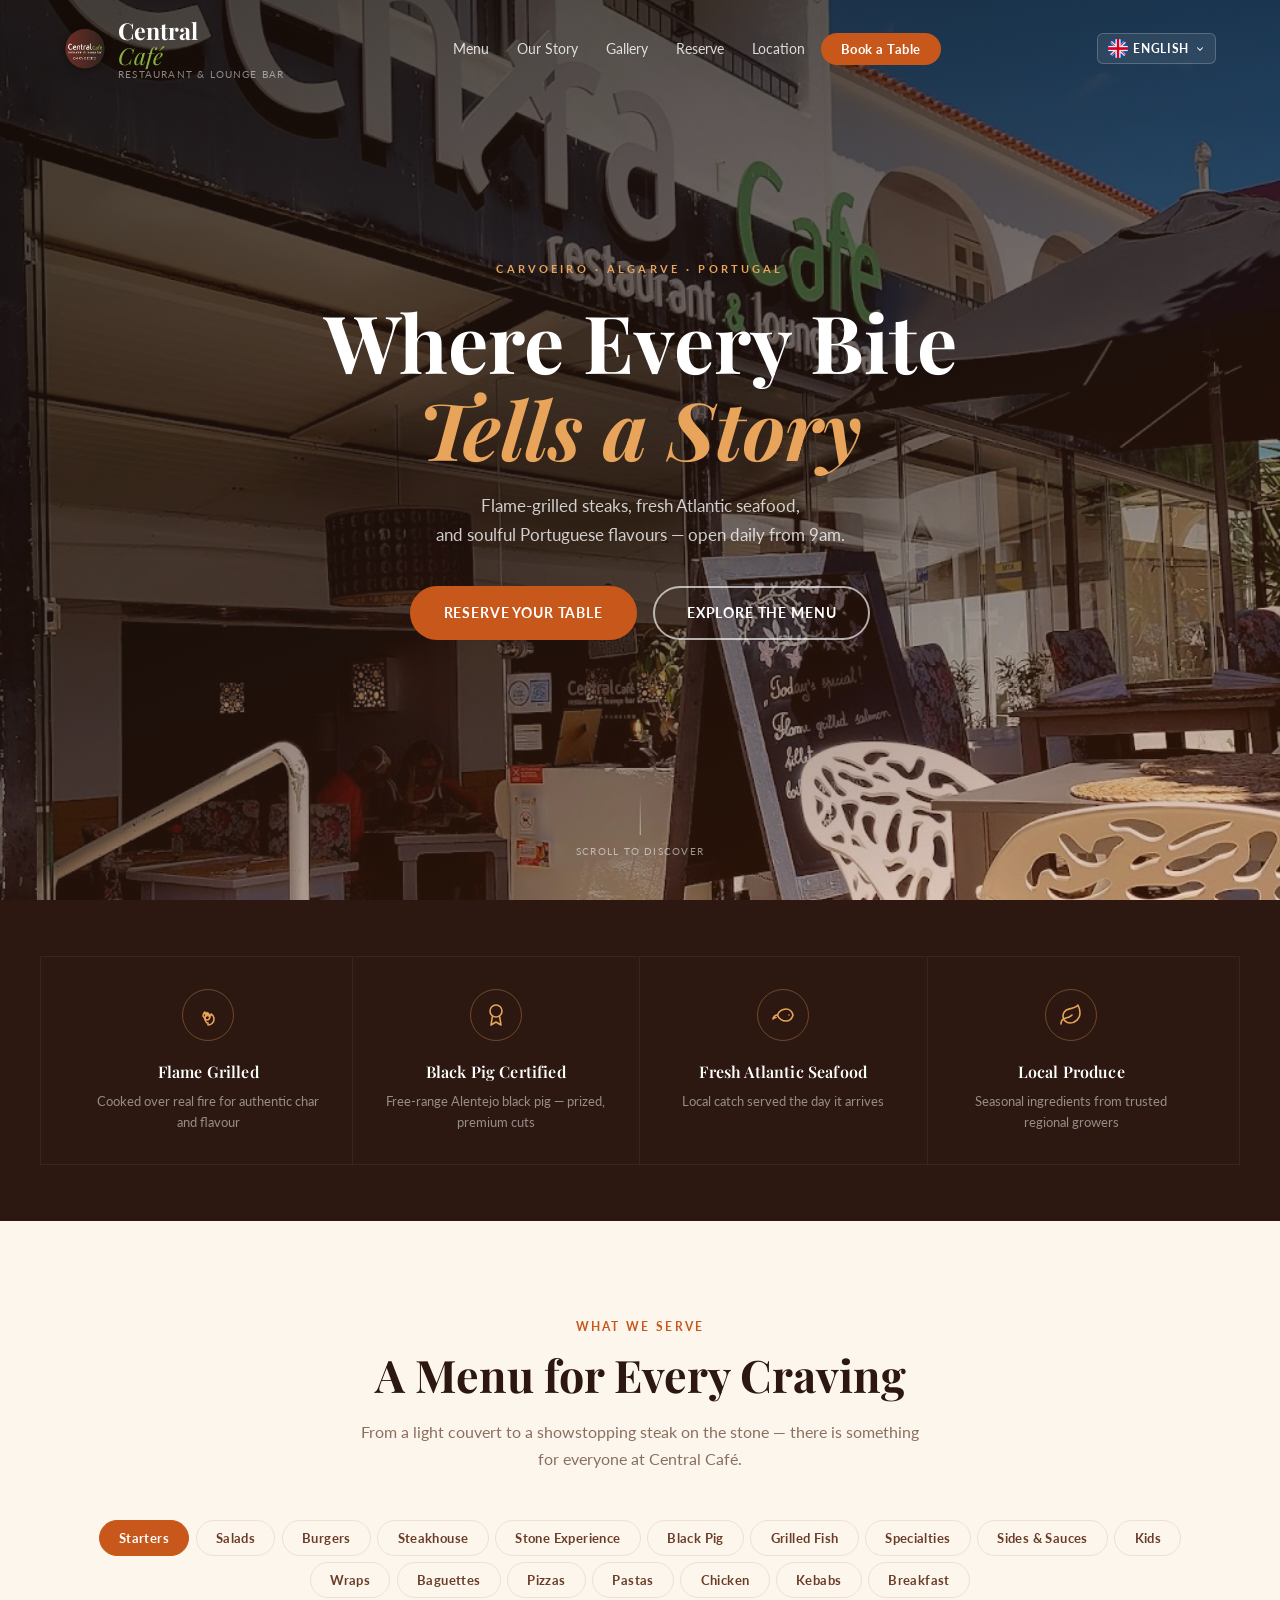
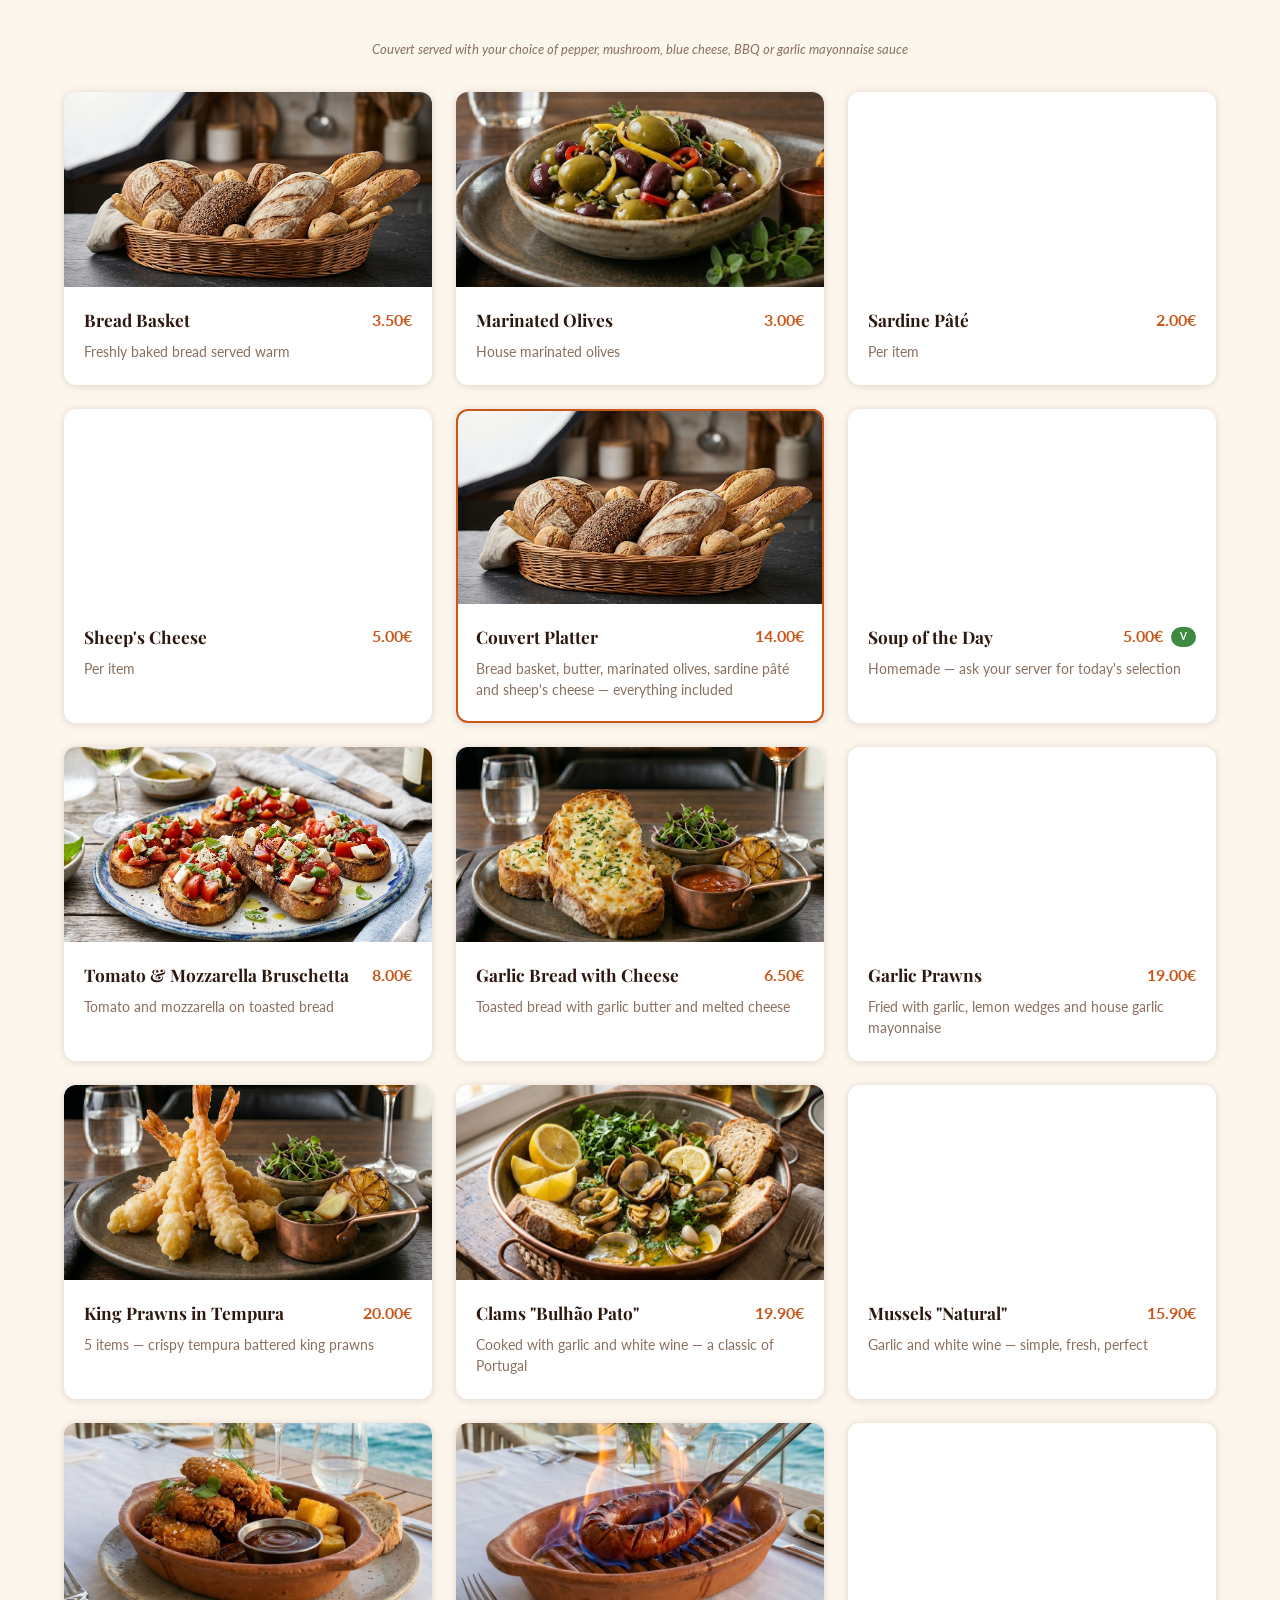
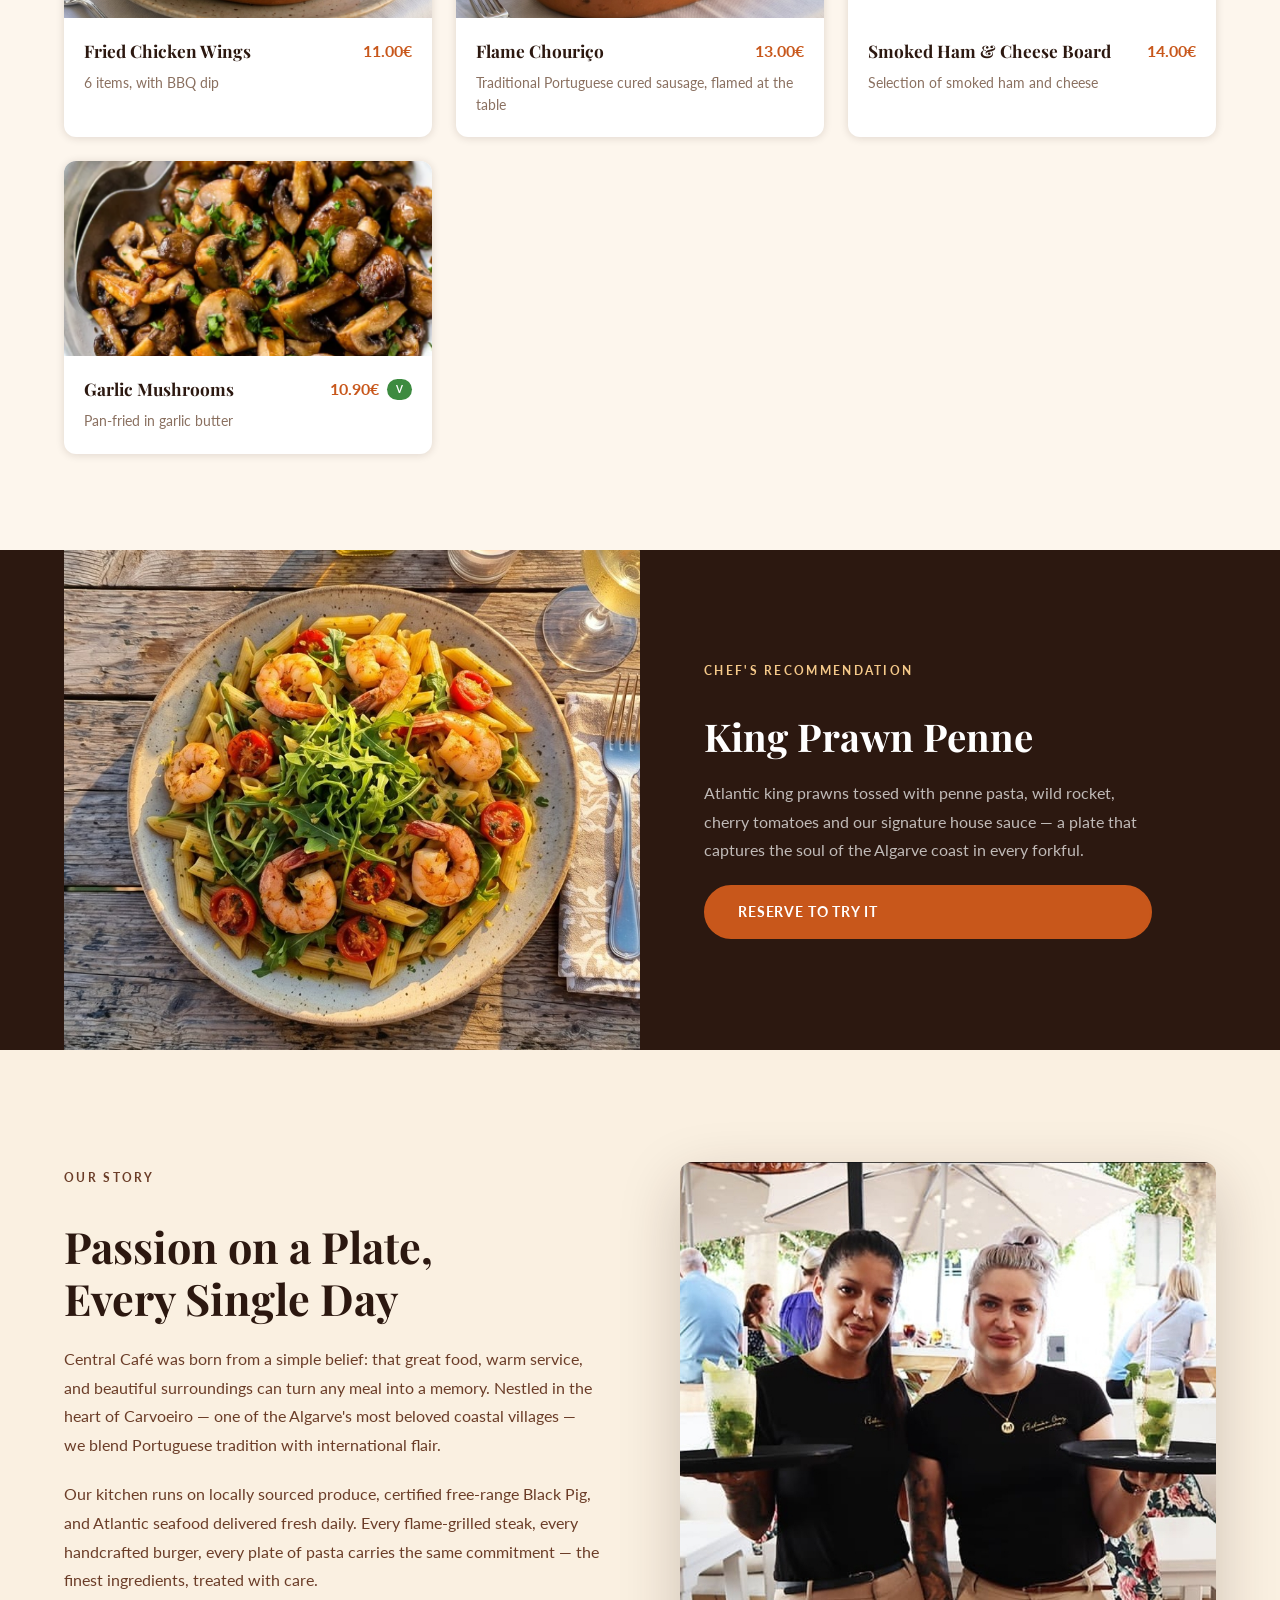
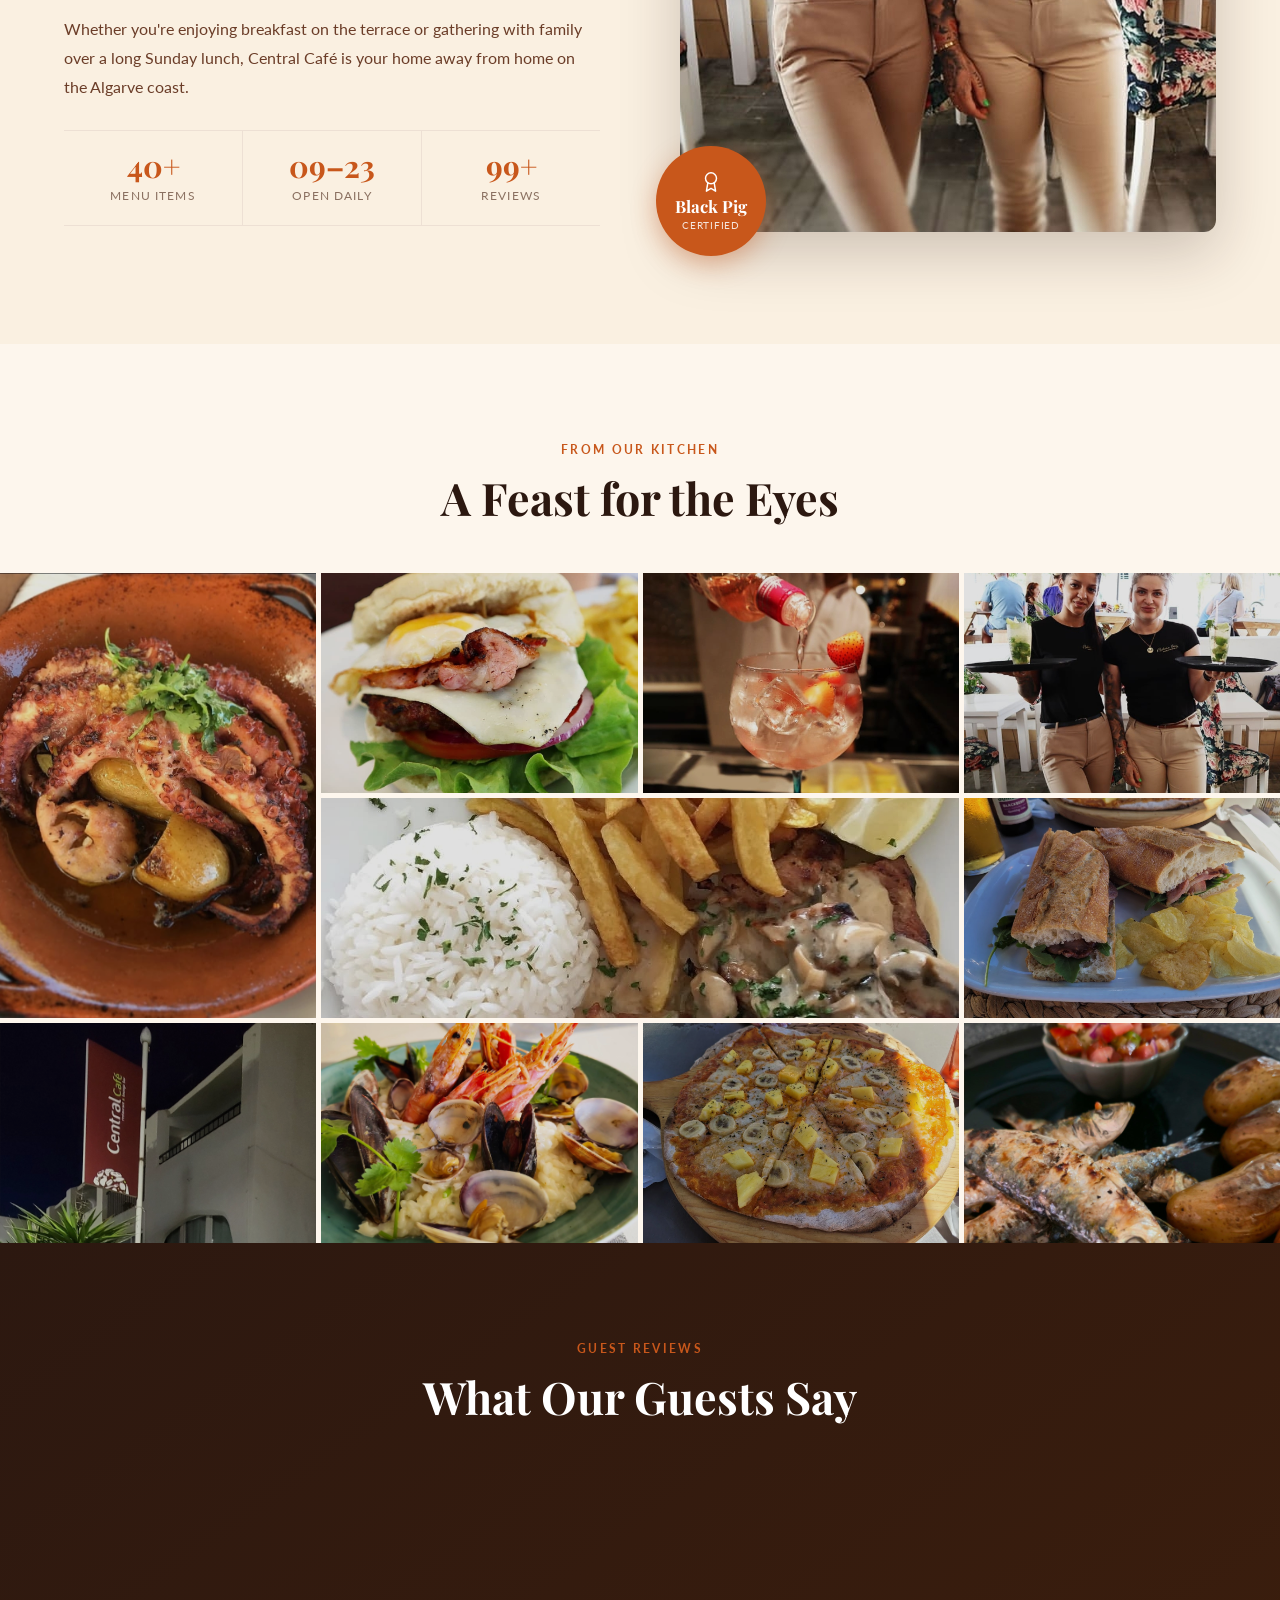
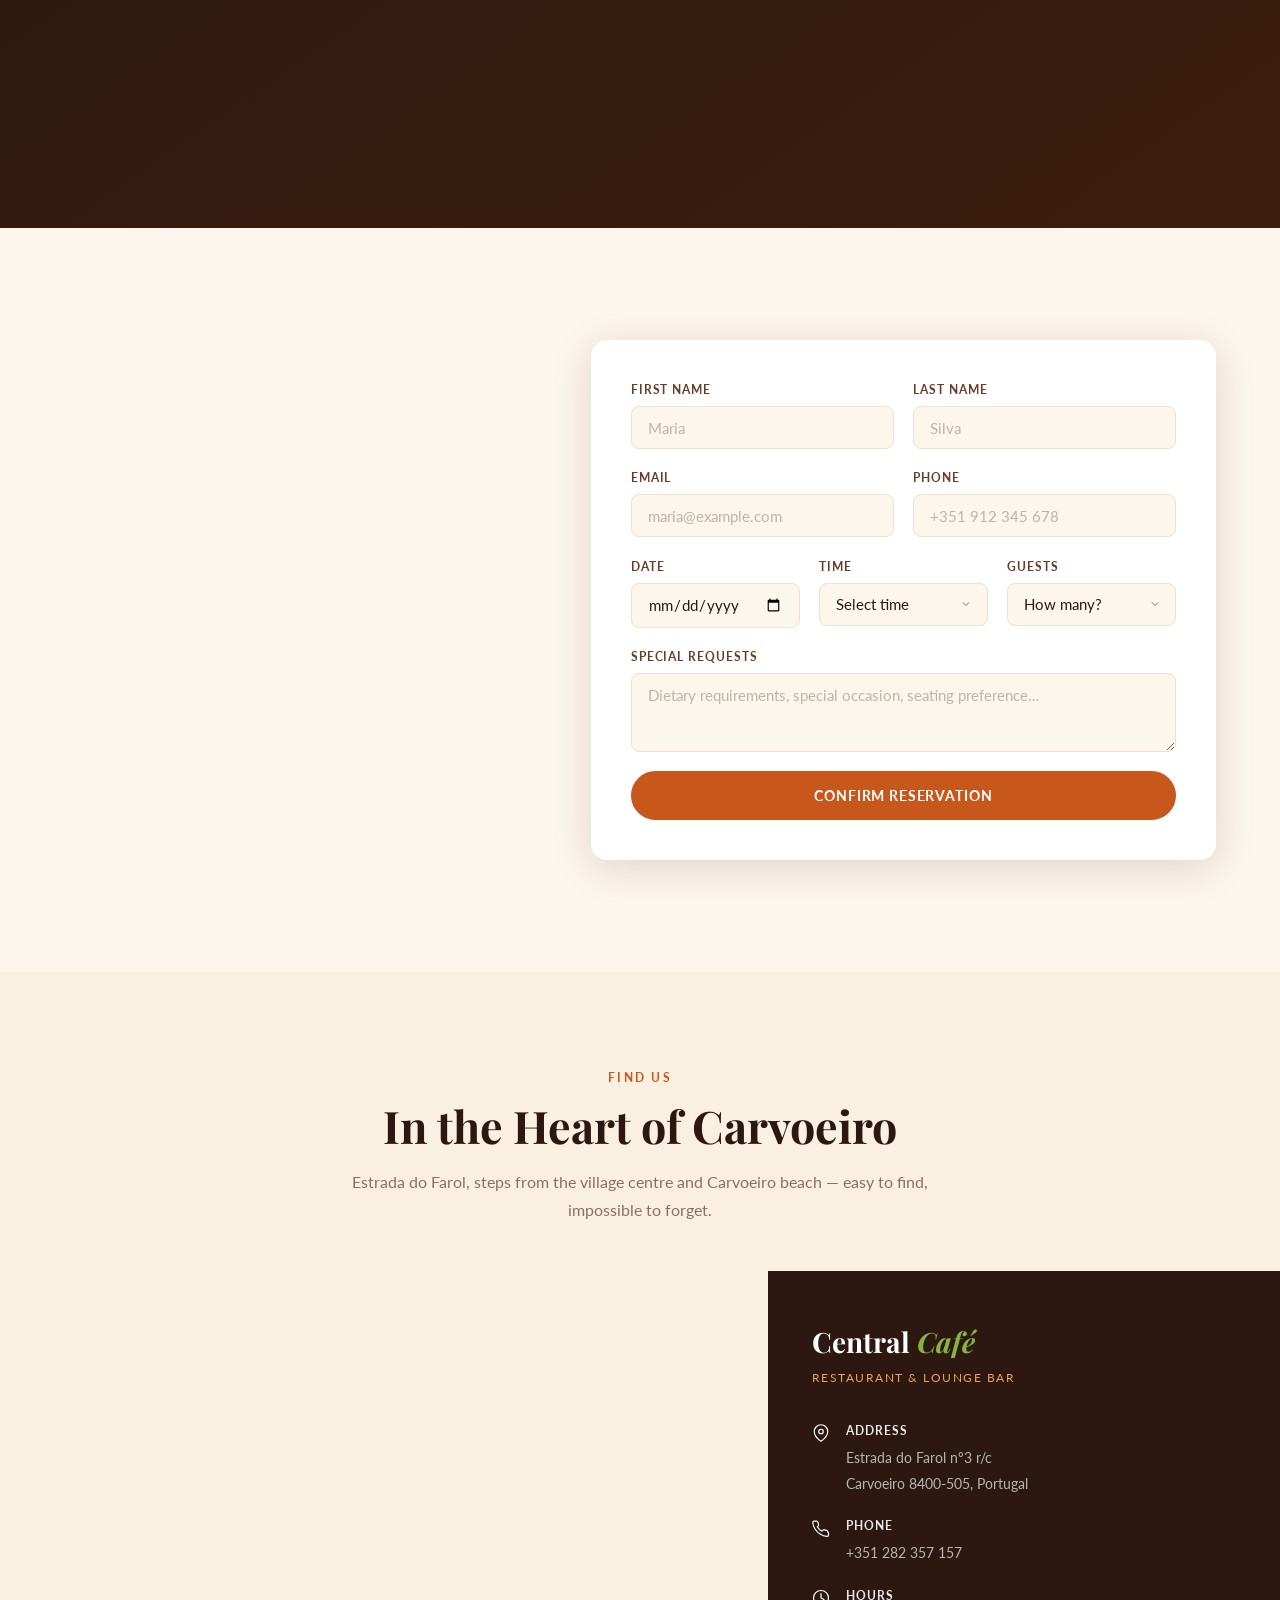
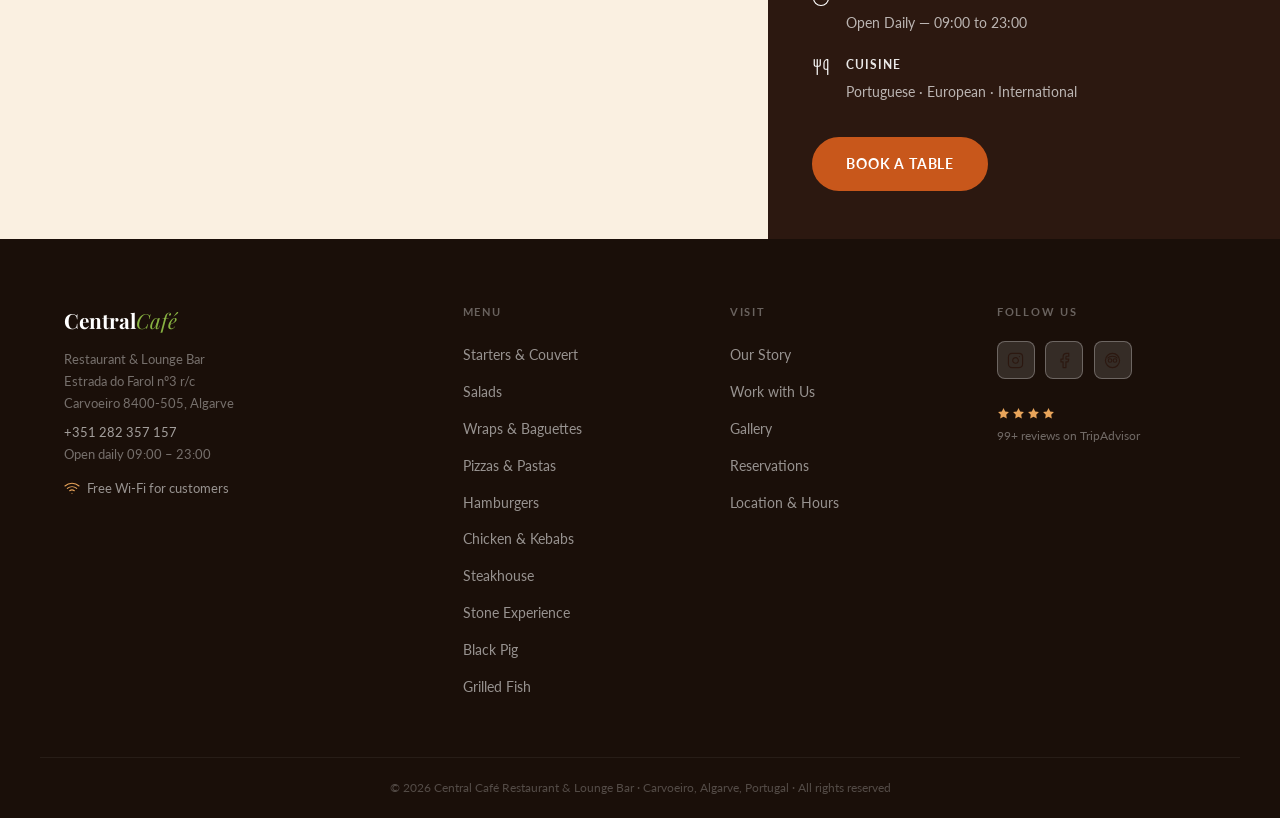
<file: index.html>
<!DOCTYPE html>
<html lang="en">
<head>
  <meta charset="UTF-8" />
  <meta name="viewport" content="width=device-width, initial-scale=1.0" />
  <title>Central Café – Restaurant & Lounge Bar · Carvoeiro, Algarve</title>

  <!-- Primary SEO -->
  <meta name="description" content="Central Café is a restaurant &amp; lounge bar in Carvoeiro, Algarve. Flame-grilled steaks, certified Black Pig, fresh Atlantic seafood &amp; Portuguese specialities. Open daily 09:00–23:00. Book your table online." />
  <meta name="keywords" content="Central Café Carvoeiro, restaurant Carvoeiro, Algarve restaurant, steakhouse Algarve, Portuguese food, seafood Algarve, Black Pig Alentejo, stone steak, cataplana, piri-piri, Carvoeiro dining, lounge bar Algarve" />
  <meta name="author" content="Central Café Carvoeiro" />
  <meta name="robots" content="index, follow, max-snippet:-1, max-image-preview:large, max-video-preview:-1" />
  <link rel="canonical" href="https://centralcafecarvoeiro.netlify.app/" />

  <!-- Open Graph -->
  <meta property="og:type" content="restaurant" />
  <meta property="og:site_name" content="Central Café" />
  <meta property="og:title" content="Central Café – Restaurant & Lounge Bar · Carvoeiro, Algarve" />
  <meta property="og:description" content="Flame-grilled steaks, certified Black Pig, fresh Atlantic seafood &amp; Portuguese specialities in the heart of Carvoeiro. Open daily 09:00–23:00." />
  <meta property="og:url" content="https://centralcafecarvoeiro.netlify.app/" />
  <meta property="og:image" content="https://centralcafecarvoeiro.netlify.app/images/og-image.png" />
  <meta property="og:image:width" content="1200" />
  <meta property="og:image:height" content="630" />
  <meta property="og:image:alt" content="Central Café Restaurant &amp; Lounge Bar – Carvoeiro, Algarve" />
  <meta property="og:locale" content="en_GB" />

  <!-- Twitter Card -->
  <meta name="twitter:card" content="summary_large_image" />
  <meta name="twitter:title" content="Central Café – Restaurant & Lounge Bar · Carvoeiro, Algarve" />
  <meta name="twitter:description" content="Flame-grilled steaks, certified Black Pig, fresh Atlantic seafood &amp; Portuguese specialities in the heart of Carvoeiro. Open daily 09:00–23:00." />
  <meta name="twitter:image" content="https://centralcafecarvoeiro.netlify.app/images/og-image.png" />
  <meta name="twitter:image:alt" content="Central Café Restaurant &amp; Lounge Bar – Carvoeiro, Algarve" />

  <!-- Geo -->
  <meta name="geo.region" content="PT-08" />
  <meta name="geo.placename" content="Carvoeiro, Algarve, Portugal" />
  <meta name="geo.position" content="37.096859;-8.470184" />
  <meta name="ICBM" content="37.096859, -8.470184" />

  <!-- JSON-LD Structured Data -->
  <script type="application/ld+json">
  {
    "@context": "https://schema.org",
    "@type": "Restaurant",
    "name": "Central Café",
    "description": "Flame-grilled steaks, certified Black Pig, fresh Atlantic seafood and Portuguese specialities in the heart of Carvoeiro, Algarve.",
    "url": "https://centralcafe.pt",
    "telephone": "+351282357157",
    "priceRange": "€€",
    "servesCuisine": ["Portuguese", "European", "International"],
    "address": {
      "@type": "PostalAddress",
      "streetAddress": "Estrada do Farol nº3 r/c",
      "addressLocality": "Carvoeiro",
      "postalCode": "8400-505",
      "addressRegion": "Algarve",
      "addressCountry": "PT"
    },
    "geo": {
      "@type": "GeoCoordinates",
      "latitude": 37.096859,
      "longitude": -8.470184
    },
    "openingHoursSpecification": {
      "@type": "OpeningHoursSpecification",
      "dayOfWeek": ["Monday","Tuesday","Wednesday","Thursday","Friday","Saturday","Sunday"],
      "opens": "09:00",
      "closes": "23:00"
    },
    "image": "https://centralcafe.pt/images/og-image.png",
    "sameAs": [
      "https://www.instagram.com/centralcafecarvoeiro/",
      "https://www.facebook.com/centralcafecarvoeiro",
      "https://www.tripadvisor.com/Restaurant_Review-g189115-d17433763-Reviews-Central_Cafe_Carvoeiro-Carvoeiro_Faro_District_Algarve.html"
    ]
  }
  </script>

  <link rel="preconnect" href="https://fonts.googleapis.com" />
  <link rel="preconnect" href="https://fonts.gstatic.com" crossorigin />
  <link href="https://fonts.googleapis.com/css2?family=Playfair+Display:ital,wght@0,400;0,600;0,700;1,400;1,600&family=Lato:wght@300;400;700&display=swap" rel="stylesheet" />
  <link rel="icon" type="image/png" href="images/favicon.png">
  <link rel="apple-touch-icon" href="images/favicon.png">

  <link rel="stylesheet" href="css/style.css" />
</head>
<body>

  <!-- ══ INLINE SVG SYMBOL DEFS (reused throughout) ══════════════ -->
  <svg xmlns="http://www.w3.org/2000/svg" style="display:none">
    <!-- flame -->
    <symbol id="icon-flame" viewBox="0 0 24 24" fill="none" stroke="currentColor" stroke-width="1.6" stroke-linecap="round" stroke-linejoin="round">
      <path d="M8.5 14.5A2.5 2.5 0 0 0 11 17c.92 0 1.74-.5 2.2-1.25C14.1 14.5 14 12 12 10c0 2-1.5 3-1.5 3S9 11.5 9 9c-2 1.5-2 4-2 4a3 3 0 0 0 1.5 1.5z"/>
      <path d="M12 22c3.31 0 6-2.69 6-6 0-2.12-1.13-3.97-2.82-5-.48 1.27-1.6 2-2.18 2-.58 0-1.04-.46-1-1.04C12.05 10.46 11 9.5 11 9.5c0 2.5-2 3.5-2 5.5 0 2.76 1.34 5 3 5z"/>
    </symbol>
    <!-- certificate / award -->
    <symbol id="icon-award" viewBox="0 0 24 24" fill="none" stroke="currentColor" stroke-width="1.6" stroke-linecap="round" stroke-linejoin="round">
      <circle cx="12" cy="8" r="6"/>
      <path d="M15.477 12.89 17 22l-5-3-5 3 1.523-9.11"/>
    </symbol>
    <!-- fish / seafood -->
    <symbol id="icon-fish" viewBox="0 0 24 24" fill="none" stroke="currentColor" stroke-width="1.6" stroke-linecap="round" stroke-linejoin="round">
      <path d="M6.5 12c.94-3.46 4.94-6 8.5-6 3.56 0 6.06 2.54 7 6-.94 3.47-3.44 6-7 6s-7.56-2.53-8.5-6z"/>
      <path d="M18 12h.01"/>
      <path d="M6.5 12C4 12 2.5 13.5 2 16c1-1 2-1.5 3-1.5"/>
    </symbol>
    <!-- leaf / produce -->
    <symbol id="icon-leaf" viewBox="0 0 24 24" fill="none" stroke="currentColor" stroke-width="1.6" stroke-linecap="round" stroke-linejoin="round">
      <path d="M11 20A7 7 0 0 1 9.8 6.1C15.5 5 17 4.48 19 2c1 2 2 4.18 2 8 0 5.5-4.78 10-10 10z"/>
      <path d="M2 21c0-3 1.85-5.36 5.08-6C9.5 14.52 12 13 13 12"/>
    </symbol>
    <!-- clock -->
    <symbol id="icon-clock" viewBox="0 0 24 24" fill="none" stroke="currentColor" stroke-width="1.6" stroke-linecap="round" stroke-linejoin="round">
      <circle cx="12" cy="12" r="10"/>
      <polyline points="12 6 12 12 16 14"/>
    </symbol>
    <!-- phone -->
    <symbol id="icon-phone" viewBox="0 0 24 24" fill="none" stroke="currentColor" stroke-width="1.6" stroke-linecap="round" stroke-linejoin="round">
      <path d="M22 16.92v3a2 2 0 0 1-2.18 2 19.79 19.79 0 0 1-8.63-3.07A19.5 19.5 0 0 1 4.07 12.04a19.79 19.79 0 0 1-3.07-8.67A2 2 0 0 1 2.98 1.38h3a2 2 0 0 1 2 1.72c.127.96.361 1.903.7 2.81a2 2 0 0 1-.45 2.11L7.09 8.91a16 16 0 0 0 6 6l1.27-1.27a2 2 0 0 1 2.11-.45c.907.339 1.85.573 2.81.7A2 2 0 0 1 21 16l.92.92z"/>
    </symbol>
    <!-- mail -->
    <symbol id="icon-mail" viewBox="0 0 24 24" fill="none" stroke="currentColor" stroke-width="1.6" stroke-linecap="round" stroke-linejoin="round">
      <path d="M4 4h16c1.1 0 2 .9 2 2v12c0 1.1-.9 2-2 2H4c-1.1 0-2-.9-2-2V6c0-1.1.9-2 2-2z"/>
      <polyline points="22,6 12,13 2,6"/>
    </symbol>
    <!-- map pin -->
    <symbol id="icon-pin" viewBox="0 0 24 24" fill="none" stroke="currentColor" stroke-width="1.6" stroke-linecap="round" stroke-linejoin="round">
      <path d="M21 10c0 7-9 13-9 13s-9-6-9-13a9 9 0 0 1 18 0z"/>
      <circle cx="12" cy="10" r="3"/>
    </symbol>
    <!-- instagram -->
    <symbol id="icon-instagram" viewBox="0 0 24 24" fill="none" stroke="currentColor" stroke-width="1.6" stroke-linecap="round" stroke-linejoin="round">
      <rect x="2" y="2" width="20" height="20" rx="5" ry="5"/>
      <path d="M16 11.37A4 4 0 1 1 12.63 8 4 4 0 0 1 16 11.37z"/>
      <line x1="17.5" y1="6.5" x2="17.51" y2="6.5"/>
    </symbol>
    <!-- facebook -->
    <symbol id="icon-facebook" viewBox="0 0 24 24" fill="none" stroke="currentColor" stroke-width="1.6" stroke-linecap="round" stroke-linejoin="round">
      <path d="M18 2h-3a5 5 0 0 0-5 5v3H7v4h3v8h4v-8h3l1-4h-4V7a1 1 0 0 1 1-1h3z"/>
    </symbol>
    <!-- tripadvisor owl / globe fallback -->
    <symbol id="icon-tripadvisor" viewBox="0 0 24 24" fill="none" stroke="currentColor" stroke-width="1.6" stroke-linecap="round" stroke-linejoin="round">
      <circle cx="12" cy="12" r="10"/>
      <circle cx="8.5" cy="12" r="2.5"/>
      <circle cx="15.5" cy="12" r="2.5"/>
      <path d="M5.5 8.5C6.5 7 9 6 12 6s5.5 1 6.5 2.5"/>
    </symbol>
    <!-- menu / burger icon -->
    <symbol id="icon-menu" viewBox="0 0 24 24" fill="none" stroke="currentColor" stroke-width="1.8" stroke-linecap="round">
      <line x1="3" y1="6" x2="21" y2="6"/>
      <line x1="3" y1="12" x2="21" y2="12"/>
      <line x1="3" y1="18" x2="21" y2="18"/>
    </symbol>
    <!-- close icon -->
    <symbol id="icon-close" viewBox="0 0 24 24" fill="none" stroke="currentColor" stroke-width="1.8" stroke-linecap="round">
      <line x1="18" y1="6" x2="6" y2="18"/>
      <line x1="6" y1="6" x2="18" y2="18"/>
    </symbol>
    <!-- wi-fi -->
    <symbol id="icon-wifi" viewBox="0 0 24 24" fill="none" stroke="currentColor" stroke-width="1.6" stroke-linecap="round" stroke-linejoin="round">
      <path d="M5 12.55a11 11 0 0 1 14.08 0"/>
      <path d="M1.42 9a16 16 0 0 1 21.16 0"/>
      <path d="M8.53 16.11a6 6 0 0 1 6.95 0"/>
      <line x1="12" y1="20" x2="12.01" y2="20"/>
    </symbol>
    <!-- check -->
    <symbol id="icon-check" viewBox="0 0 24 24" fill="none" stroke="currentColor" stroke-width="2" stroke-linecap="round" stroke-linejoin="round">
      <polyline points="20 6 9 17 4 12"/>
    </symbol>
    <!-- star -->
    <symbol id="icon-star" viewBox="0 0 24 24" stroke="none">
      <polygon fill="currentColor" points="12 2 15.09 8.26 22 9.27 17 14.14 18.18 21.02 12 17.77 5.82 21.02 7 14.14 2 9.27 8.91 8.26 12 2"/>
    </symbol>
    <!-- quote -->
    <symbol id="icon-quote" viewBox="0 0 24 24" fill="currentColor">
      <path d="M3 21c3 0 7-1 7-8V5c0-1.25-.756-2.017-2-2H4c-1.25 0-2 .75-2 1.972V11c0 1.25.75 2 2 2 1 0 1 0 1 1v1c0 1-1 2-2 2s-1 .008-1 1.031V20c0 1 0 1 1 1z"/>
      <path d="M15 21c3 0 7-1 7-8V5c0-1.25-.757-2.017-2-2h-4c-1.25 0-2 .75-2 1.972V11c0 1.25.75 2 2 2h.75c0 2.25.25 4-2.75 4v3c0 1 0 1 1 1z"/>
    </symbol>
    <!-- utensils -->
    <symbol id="icon-utensils" viewBox="0 0 24 24" fill="none" stroke="currentColor" stroke-width="1.6" stroke-linecap="round" stroke-linejoin="round">
      <path d="M3 2v7c0 1.1.9 2 2 2h4a2 2 0 0 0 2-2V2"/>
      <path d="M7 2v20"/>
      <path d="M21 15V2a5 5 0 0 0-5 5v6c0 1.1.9 2 2 2h3zm0 0v7"/>
    </symbol>
  </svg>

  <!-- ══ NAV ══════════════════════════════════════════════════════ -->
  <nav id="navbar">
    <div class="nav-inner">
      <a class="nav-logo" href="#hero">
        <img src="images/logo_trans.png" alt="Central Café" class="nav-logo-img" />
        <div class="nav-logo-text">
          <span class="logo-central">Central</span><span class="logo-cafe">Café</span>
          <small>Restaurant &amp; Lounge Bar</small>
        </div>
      </a>
      <ul class="nav-links" id="nav-links">
        <li><a href="#menu" data-i18n="nav.menu">Menu</a></li>
        <li><a href="#chef" data-i18n="nav.story">Our Story</a></li>
        <li><a href="#gallery" data-i18n="nav.gallery">Gallery</a></li>
        <li><a href="#reservation" data-i18n="nav.reserve">Reserve</a></li>
        <li><a href="#location" data-i18n="nav.location">Location</a></li>
        <li><a class="nav-cta" href="#reservation" data-i18n="nav.cta">Book a Table</a></li>
      </ul>
      <div class="nav-controls">
        <div class="lang-selector" id="lang-selector">
          <button class="lang-selected" id="lang-toggle" aria-label="Select language" aria-expanded="false">
            <img class="lang-flag" id="lang-flag-display" src="images/united-kingdom.png" alt="English flag">
            <span id="lang-code-display">English</span>
            <svg class="lang-arrow" viewBox="0 0 24 24" fill="none" stroke="currentColor" stroke-width="2.5" stroke-linecap="round"><polyline points="6 9 12 15 18 9"/></svg>
          </button>
          <ul class="lang-dropdown" role="listbox" id="lang-dropdown">
            <li class="lang-option active" data-lang="en" role="option">
              <img class="lang-flag" src="images/united-kingdom.png" alt="English"><span>English</span>
            </li>
            <li class="lang-option" data-lang="pt" role="option">
              <img class="lang-flag" src="images/portugal.png" alt="Português"><span>Português</span>
            </li>
            <li class="lang-option" data-lang="es" role="option">
              <img class="lang-flag" src="images/spain.png" alt="Español"><span>Español</span>
            </li>
            <li class="lang-option" data-lang="fr" role="option">
              <img class="lang-flag" src="images/france.png" alt="Français"><span>Français</span>
            </li>
            <li class="lang-option" data-lang="de" role="option">
              <img class="lang-flag" src="images/germany.png" alt="Deutsch"><span>Deutsch</span>
            </li>
          </ul>
        </div>
        <button class="burger" id="burger" aria-label="Toggle menu">
          <svg class="burger-icon burger-open"><use href="#icon-menu"/></svg>
          <svg class="burger-icon burger-close" style="display:none"><use href="#icon-close"/></svg>
        </button>
      </div>
    </div>
  </nav>

  <!-- ══ HERO ═════════════════════════════════════════════════════ -->
  <section id="hero">
    <div class="hero-overlay"></div>
    <div class="hero-content">
      <p class="hero-eyebrow">Carvoeiro · Algarve · Portugal</p>
      <h1 data-i18n="hero.title">Where Every Bite<br /><em>Tells a Story</em></h1>
      <p class="hero-sub" data-i18n="hero.sub">Flame-grilled steaks, fresh Atlantic seafood,<br />and soulful Portuguese flavours — open daily from 9am.</p>
      <div class="hero-actions">
        <a href="#reservation" class="btn btn-primary" data-i18n="hero.cta1">Reserve Your Table</a>
        <a href="#menu" class="btn btn-ghost" data-i18n="hero.cta2">Explore the Menu</a>
      </div>
    </div>
    <div class="hero-scroll-hint">
      <span class="scroll-line"></span>
      <p data-i18n="hero.scroll">Scroll to discover</p>
    </div>
  </section>

  <!-- ══ FEATURE STRIP ════════════════════════════════════════════ -->
  <section class="badges">
    <div class="container badges-grid">
      <div class="badge-item">
        <span class="badge-icon">
          <svg><use href="#icon-flame"/></svg>
        </span>
        <strong data-i18n="badge.flame.title">Flame Grilled</strong>
        <p data-i18n="badge.flame.desc">Cooked over real fire for authentic char and flavour</p>
      </div>
      <div class="badge-item">
        <span class="badge-icon">
          <svg><use href="#icon-award"/></svg>
        </span>
        <strong data-i18n="badge.pig.title">Black Pig Certified</strong>
        <p data-i18n="badge.pig.desc">Free-range Alentejo black pig — prized, premium cuts</p>
      </div>
      <div class="badge-item">
        <span class="badge-icon">
          <svg><use href="#icon-fish"/></svg>
        </span>
        <strong data-i18n="badge.seafood.title">Fresh Atlantic Seafood</strong>
        <p data-i18n="badge.seafood.desc">Local catch served the day it arrives</p>
      </div>
      <div class="badge-item">
        <span class="badge-icon">
          <svg><use href="#icon-leaf"/></svg>
        </span>
        <strong data-i18n="badge.produce.title">Local Produce</strong>
        <p data-i18n="badge.produce.desc">Seasonal ingredients from trusted regional growers</p>
      </div>
    </div>
  </section>

  <!-- ══ MENU PREVIEW ══════════════════════════════════════════════ -->
  <section id="menu">
    <div class="container">
      <div class="section-header">
        <p class="section-eyebrow" data-i18n="menu.eyebrow">What We Serve</p>
        <h2 data-i18n="menu.title">A Menu for Every Craving</h2>
        <p class="section-sub" data-i18n="menu.sub">From a light couvert to a showstopping steak on the stone — there is something for everyone at Central Café.</p>
      </div>

      <div class="menu-tabs" role="tablist">
        <button class="tab active" data-tab="starters" role="tab" data-i18n="tab.starters">Starters</button>
        <button class="tab" data-tab="salads" role="tab" data-i18n="tab.salads">Salads</button>
        <button class="tab" data-tab="burgers" role="tab" data-i18n="tab.burgers">Burgers</button>
        <button class="tab" data-tab="steakhouse" role="tab" data-i18n="tab.steakhouse">Steakhouse</button>
        <button class="tab" data-tab="stone" role="tab" data-i18n="tab.stone">Stone Experience</button>
        <button class="tab" data-tab="blackpig" role="tab" data-i18n="tab.blackpig">Black Pig</button>
        <button class="tab" data-tab="fish" role="tab" data-i18n="tab.fish">Grilled Fish</button>
        <button class="tab" data-tab="specialties" role="tab" data-i18n="tab.specialties">Specialties</button>
        <button class="tab" data-tab="sides" role="tab" data-i18n="tab.sides">Sides &amp; Sauces</button>
        <button class="tab" data-tab="kids" role="tab" data-i18n="tab.kids">Kids</button>
        <button class="tab" data-tab="wraps" role="tab" data-i18n="tab.wraps">Wraps</button>
        <button class="tab" data-tab="baguettes" role="tab" data-i18n="tab.baguettes">Baguettes</button>
        <button class="tab" data-tab="pizzas" role="tab" data-i18n="tab.pizzas">Pizzas</button>
        <button class="tab" data-tab="pastas" role="tab" data-i18n="tab.pastas">Pastas</button>
        <button class="tab" data-tab="chicken" role="tab" data-i18n="tab.chicken">Chicken</button>
        <button class="tab" data-tab="kebabs" role="tab" data-i18n="tab.kebabs">Kebabs</button>
        <button class="tab" data-tab="breakfast" role="tab" data-i18n="tab.breakfast">Breakfast</button>
      </div>

      <div class="menu-panels">

        <!-- STARTERS -->
        <div class="menu-panel active" id="tab-starters">
          <p class="panel-note" data-i18n="panel.starters">Couvert served with your choice of pepper, mushroom, blue cheese, BBQ or garlic mayonnaise sauce</p>
          <div class="menu-grid">
            <div class="menu-card">
              <div class="menu-card-img" style="background-image:url('images/bread.png')"></div>
              <div class="menu-card-body">
                <div class="menu-card-top"><h4 data-i18n="starters.breadbasket.name">Bread Basket</h4><span class="price">3.50€</span></div>
                <p data-i18n="starters.breadbasket.desc">Freshly baked bread served warm</p>
              </div>
            </div>

            <div class="menu-card">
              <div class="menu-card-img" style="background-image:url('images/Marinated\ Olives.jpg')"></div>
              <div class="menu-card-body">
                <div class="menu-card-top"><h4 data-i18n="starters.olives.name">Marinated Olives</h4><span class="price">3.00€</span></div>
                <p data-i18n="starters.olives.desc">House marinated olives</p>
              </div>
            </div>
            <div class="menu-card">
              <div class="menu-card-img" style="background-image:url('https://images.unsplash.com/photo-1599487488170-d11ec9c172f0?w=400&q=80')"></div>
              <div class="menu-card-body">
                <div class="menu-card-top"><h4 data-i18n="starters.sardinepate.name">Sardine Pâté</h4><span class="price">2.00€</span></div>
                <p data-i18n="starters.sardinepate.desc">Per item</p>
              </div>
            </div>
            <div class="menu-card">
              <div class="menu-card-img" style="background-image:url('https://images.unsplash.com/photo-1486297678162-eb2a19b0a32d?w=400&q=80')"></div>
              <div class="menu-card-body">
                <div class="menu-card-top"><h4 data-i18n="starters.sheepscheese.name">Sheep's Cheese</h4><span class="price">5.00€</span></div>
                <p data-i18n="starters.sheepscheese.desc">Per item</p>
              </div>
            </div>
            <div class="menu-card featured">
              <div class="menu-card-img" style="background-image:url('images/bread.png')"></div>
              <div class="menu-card-body">
                <div class="menu-card-top"><h4 data-i18n="starters.couvertplatter.name">Couvert Platter</h4><span class="price">14.00€</span></div>
                <p data-i18n="starters.couvertplatter.desc">Bread basket, butter, marinated olives, sardine pâté and sheep's cheese — everything included</p>
              </div>
            </div>
            <div class="menu-card">
              <div class="menu-card-img" style="background-image:url('https://images.unsplash.com/photo-1547592166-23ac45744acd?w=400&q=80')"></div>
              <div class="menu-card-body">
                <div class="menu-card-top"><h4 data-i18n="starters.soup.name">Soup of the Day</h4><span class="price">5.00€</span><span class="tag veg">V</span></div>
                <p data-i18n="starters.soup.desc">Homemade — ask your server for today's selection</p>
              </div>
            </div>
            <div class="menu-card">
              <div class="menu-card-img" style="background-image:url('images/Bruschetta.jpg')"></div>
              <div class="menu-card-body">
                <div class="menu-card-top"><h4 data-i18n="starters.bruschetta.name">Tomato &amp; Mozzarella Bruschetta</h4><span class="price">8.00€</span></div>
                <p data-i18n="starters.bruschetta.desc">Tomato and mozzarella on toasted bread</p>
              </div>
            </div>
            <div class="menu-card">
              <div class="menu-card-img" style="background-image:url('images/garlic_bread.jpg')"></div>
              <div class="menu-card-body">
                <div class="menu-card-top"><h4 data-i18n="starters.garlicbread.name">Garlic Bread with Cheese</h4><span class="price">6.50€</span></div>
                <p data-i18n="starters.garlicbread.desc">Toasted bread with garlic butter and melted cheese</p>
              </div>
            </div>
            <div class="menu-card">
              <div class="menu-card-img" style="background-image:url('https://images.unsplash.com/photo-1565680018434-b513d5e5fd47?w=400&q=80')"></div>
              <div class="menu-card-body">
                <div class="menu-card-top"><h4 data-i18n="starters.garlicprawns.name">Garlic Prawns</h4><span class="price">19.00€</span></div>
                <p data-i18n="starters.garlicprawns.desc">Fried with garlic, lemon wedges and house garlic mayonnaise</p>
              </div>
            </div>
            <div class="menu-card">
              <div class="menu-card-img" style="background-image:url('images/King\ Prawns\ in\ Tempura.jpg')"></div>
              <div class="menu-card-body">
                <div class="menu-card-top"><h4 data-i18n="starters.tempura.name">King Prawns in Tempura</h4><span class="price">20.00€</span></div>
                <p data-i18n="starters.tempura.desc">5 items — crispy tempura battered king prawns</p>
              </div>
            </div>
            <div class="menu-card">
              <div class="menu-card-img" style="background-image:url('images/claims.jpg')"></div>
              <div class="menu-card-body">
                <div class="menu-card-top"><h4 data-i18n="starters.clams.name">Clams "Bulhão Pato"</h4><span class="price">19.90€</span></div>
                <p data-i18n="starters.clams.desc">Cooked with garlic and white wine — a classic of Portugal</p>
              </div>
            </div>
            <div class="menu-card">
              <div class="menu-card-img" style="background-image:url('https://images.unsplash.com/photo-1547592166-23ac45744acd?w=400&q=80')"></div>
              <div class="menu-card-body">
                <div class="menu-card-top"><h4 data-i18n="starters.mussels.name">Mussels "Natural"</h4><span class="price">15.90€</span></div>
                <p data-i18n="starters.mussels.desc">Garlic and white wine — simple, fresh, perfect</p>
              </div>
            </div>
            <div class="menu-card">
              <div class="menu-card-img" style="background-image:url('images/bbq-fried-chicken-wings.jpg')"></div>
              <div class="menu-card-body">
                <div class="menu-card-top"><h4 data-i18n="starters.chickenwings.name">Fried Chicken Wings</h4><span class="price">11.00€</span></div>
                <p data-i18n="starters.chickenwings.desc">6 items, with BBQ dip</p>
              </div>
            </div>
            <div class="menu-card">
              <div class="menu-card-img" style="background-image:url('images/Flame-Chourico.jpg')"></div>
              <div class="menu-card-body">
                <div class="menu-card-top"><h4 data-i18n="starters.chourico.name">Flame Chouriço</h4><span class="price">13.00€</span></div>
                <p data-i18n="starters.chourico.desc">Traditional Portuguese cured sausage, flamed at the table</p>
              </div>
            </div>
            <div class="menu-card">
              <div class="menu-card-img" style="background-image:url('https://images.unsplash.com/photo-1486297678162-eb2a19b0a32d?w=400&q=80')"></div>
              <div class="menu-card-body">
                <div class="menu-card-top"><h4 data-i18n="starters.hamcheese.name">Smoked Ham &amp; Cheese Board</h4><span class="price">14.00€</span></div>
                <p data-i18n="starters.hamcheese.desc">Selection of smoked ham and cheese</p>
              </div>
            </div>
            <div class="menu-card">
              <div class="menu-card-img" style="background-image:url('images/garlic_mushrooms_2026-04-17\ 203243.png')"></div>
              <div class="menu-card-body">
                <div class="menu-card-top">
                  <h4 data-i18n="starters.garlicmushrooms.name">Garlic Mushrooms</h4><span class="price">10.90€</span>
                  <span class="tag veg">V</span>
                </div>
                <p data-i18n="starters.garlicmushrooms.desc">Pan-fried in garlic butter</p>
              </div>
            </div>
          </div>
        </div>

        <!-- SALADS -->
        <div class="menu-panel" id="tab-salads">
          <p class="panel-note" data-i18n="panel.salads">Made with the freshest ingredients from our local producers</p>
          <div class="menu-grid">
            <div class="menu-card">
              <div class="menu-card-img" style="background-image:url('https://images.unsplash.com/photo-1546793665-c74683f339c1?w=400&q=80')"></div>
              <div class="menu-card-body">
                <div class="menu-card-top"><h4 data-i18n="salads.caesar.name">Caesar</h4><span class="price">16.90€</span><span class="tag new" data-i18n="tag.new">New</span></div>
                <p data-i18n="salads.caesar.desc">Chicken breast, poached egg, lettuce, croutons, house caesar dressing, parmesan</p>
              </div>
            </div>
            <div class="menu-card">
              <div class="menu-card-img" style="background-image:url('images/salmon-salad.jpg')"></div>
              <div class="menu-card-body">
                <div class="menu-card-top"><h4 data-i18n="salads.salmon.name">Salmon</h4><span class="price">17.90€</span></div>
                <p data-i18n="salads.salmon.desc">Smoked salmon and avocado with a touch of lemon</p>
              </div>
            </div>
            <div class="menu-card">
              <div class="menu-card-img" style="background-image:url('images/grill-chicken-salad.jpg')"></div>
              <div class="menu-card-body">
                <div class="menu-card-top"><h4 data-i18n="salads.chicken.name">Chicken</h4><span class="price">13.75€</span></div>
                <p data-i18n="salads.chicken.desc">Flame grilled chicken breast with bacon and avocado</p>
              </div>
            </div>
            <div class="menu-card">
              <div class="menu-card-img" style="background-image:url('https://images.unsplash.com/photo-1559847844-5315695dadae?w=400&q=80')"></div>
              <div class="menu-card-body">
                <div class="menu-card-top"><h4 data-i18n="salads.mozzarella.name">Mozzarella</h4><span class="price">12.90€</span><span class="tag veg">V</span></div>
                <p data-i18n="salads.mozzarella.desc">Mozzarella, tomato and basil</p>
              </div>
            </div>
          </div>
        </div>

        <!-- BURGERS -->
        <div class="menu-panel" id="tab-burgers">
          <p class="panel-note" data-i18n="panel.burgers">Flame grilled day-aged beef burger — so simple and so delicious. All served with home-made chips.</p>
          <div class="menu-grid">
            <div class="menu-card featured">
              <div class="menu-card-img" style="background-image:url('images/20260417_164143_Instagram.jpg')"></div>
              <div class="menu-card-body">
                <div class="menu-card-top"><h4 data-i18n="burgers.specialone.name">Special One</h4><span class="price">16.90€</span></div>
                <p data-i18n="burgers.specialone.desc">100% beef, bacon, fried egg, cheese, tomato and onion</p>
              </div>
            </div>
            <div class="menu-card">
              <div class="menu-card-img" style="background-image:url('https://images.unsplash.com/photo-1550317138-10000687a72b?w=400&q=80')"></div>
              <div class="menu-card-body">
                <div class="menu-card-top"><h4 data-i18n="burgers.double.name">Double</h4><span class="price">17.90€</span></div>
                <p data-i18n="burgers.double.desc">100% beef x2, cheese, bacon, tomato and onion</p>
              </div>
            </div>
            <div class="menu-card">
              <div class="menu-card-img" style="background-image:url('https://images.unsplash.com/photo-1571091718767-18b5b1457add?w=400&q=80')"></div>
              <div class="menu-card-body">
                <div class="menu-card-top"><h4 data-i18n="burgers.classic.name">Classic</h4><span class="price">14.00€</span></div>
                <p data-i18n="burgers.classic.desc">100% beef, lettuce, tomato and onion</p>
              </div>
            </div>
            <div class="menu-card">
              <div class="menu-card-img" style="background-image:url('https://images.unsplash.com/photo-1568901346375-23c9450c58cd?w=400&q=80')"></div>
              <div class="menu-card-body">
                <div class="menu-card-top"><h4 data-i18n="burgers.cheeseburger.name">Cheese Burger</h4><span class="price">15.00€</span></div>
                <p data-i18n="burgers.cheeseburger.desc">100% beef, cheese, lettuce, tomato and onion</p>
              </div>
            </div>
            <div class="menu-card">
              <div class="menu-card-img" style="background-image:url('https://images.unsplash.com/photo-1550547660-d9450f859349?w=400&q=80')"></div>
              <div class="menu-card-body">
                <div class="menu-card-top"><h4 data-i18n="burgers.friedonion.name">Fried Onion Burger</h4><span class="price">16.00€</span></div>
                <p data-i18n="burgers.friedonion.desc">100% beef, cheese, soft fried onion and tomato</p>
              </div>
            </div>
            <div class="menu-card">
              <div class="menu-card-img" style="background-image:url('https://images.unsplash.com/photo-1606755962773-d324e0a13086?w=400&q=80')"></div>
              <div class="menu-card-body">
                <div class="menu-card-top"><h4 data-i18n="burgers.chickenpiri.name">Chicken Piri-Piri</h4><span class="price">15.90€</span></div>
                <p data-i18n="burgers.chickenpiri.desc">Chicken breast, cheese, piri-piri sauce, tomato and onion</p>
              </div>
            </div>
            <div class="menu-card">
              <div class="menu-card-img" style="background-image:url('https://images.unsplash.com/photo-1520072959219-c595dc870360?w=400&q=80')"></div>
              <div class="menu-card-body">
                <div class="menu-card-top"><h4 data-i18n="burgers.veggie.name">Veggie</h4><span class="price">15.90€</span><span class="tag veg">V</span></div>
                <p data-i18n="burgers.veggie.desc">100% vegetable burger, tomato and onion</p>
              </div>
            </div>
            <div class="menu-card">
              <div class="menu-card-img" style="background-image:url('images/salmon_sandwich.png')"></div>
              <div class="menu-card-body">
                <div class="menu-card-top"><h4 data-i18n="burgers.salmon.name">Salmon</h4><span class="price">15.90€</span></div>
                <p data-i18n="burgers.salmon.desc">Salmon, cream cheese, onion and tomato</p>
              </div>
            </div>
          </div>
        </div>

        <!-- STEAKHOUSE -->
        <div class="menu-panel" id="tab-steakhouse">
          <p class="panel-note" data-i18n="panel.steakhouse">Tender hand-cut selections, served with home-made chips, a gourmet salad and a sauce. Choose from: pepper, mushroom, blue cheese, BBQ or garlic mayonnaise.</p>
          <div class="menu-grid">
            <div class="menu-card featured">
              <div class="menu-card-img" style="background-image:url('images/surf-turf.jpg')"></div>
              <div class="menu-card-body">
                <div class="menu-card-top"><h4 data-i18n="steakhouse.surfturf.name">Surf &amp; Turf</h4><span class="price">34.90€</span><span class="tag new" data-i18n="tag.new">New</span></div>
                <p data-i18n="steakhouse.surfturf.desc">Flame grilled fillet and king prawns, with asparagus and home-made chips</p>
              </div>
            </div>
            <div class="menu-card">
              <div class="menu-card-img" style="background-image:url('https://images.unsplash.com/photo-1544025162-d76694265947?w=400&q=80')"></div>
              <div class="menu-card-body">
                <div class="menu-card-top"><h4 data-i18n="steakhouse.ribeye.name">Rib Eye</h4><span class="price">23.90€</span></div>
                <p data-i18n="steakhouse.ribeye.desc">approx. 300g — flame grilled</p>
              </div>
            </div>
            <div class="menu-card">
              <div class="menu-card-img" style="background-image:url('images/tbone.jpg')"></div>
              <div class="menu-card-body">
                <div class="menu-card-top"><h4 data-i18n="steakhouse.tbone.name">T-Bone</h4><span class="price">25.90€</span></div>
                <p data-i18n="steakhouse.tbone.desc">approx. 400g — flame grilled</p>
              </div>
            </div>
            <div class="menu-card">
              <div class="menu-card-img" style="background-image:url('https://images.unsplash.com/photo-1529692236671-f1f6cf9683ba?w=400&q=80')"></div>
              <div class="menu-card-body">
                <div class="menu-card-top"><h4 data-i18n="steakhouse.sirloin.name">Sirloin</h4><span class="price">21.90€</span></div>
                <p data-i18n="steakhouse.sirloin.desc">approx. 280g — flame grilled</p>
              </div>
            </div>
            <div class="menu-card">
              <div class="menu-card-img" style="background-image:url('images/Fillet.jpg')"></div>
              <div class="menu-card-body">
                <div class="menu-card-top"><h4 data-i18n="steakhouse.fillet.name">Fillet</h4><span class="price">29.00€</span></div>
                <p data-i18n="steakhouse.fillet.desc">approx. 280g — flame grilled, the most tender cut</p>
              </div>
            </div>
            <div class="menu-card">
              <div class="menu-card-img" style="background-image:url('https://images.unsplash.com/photo-1544025162-d76694265947?w=400&q=80')"></div>
              <div class="menu-card-body">
                <div class="menu-card-top"><h4 data-i18n="steakhouse.peppersteak.name">Pepper Steak</h4><span class="price">26.00€</span></div>
                <p data-i18n="steakhouse.peppersteak.desc">Sirloin with creamy pepper sauce, served with sautéed vegetables &amp; gratin potatoes</p>
              </div>
            </div>
          </div>
        </div>

        <!-- STONE EXPERIENCE -->
        <div class="menu-panel" id="tab-stone">
          <p class="panel-note" data-i18n="panel.stone">All served with 3 sauces: pepper, mushroom and blue cheese — together with home-made chips and gourmet salad.</p>
          <div class="menu-grid stone-grid">
            <div class="stone-hero">
              <div class="stone-hero-img">
                <video autoplay muted loop playsinline>
                  <source src="videos/stone_steakv2.mp4" type="video/mp4">
                </video>
              </div>
              <div class="stone-hero-text">
                <h3 data-i18n="stone.title">Cook It Your Way</h3>
                <p data-i18n="stone.desc">Your steak arrives on a scorching volcanic stone at your table. You control the sear, the doneness, every bite. An interactive dining experience unlike any other.</p>
              </div>
            </div>
            <div class="menu-card">

              <div class="menu-card-body">
                <div class="menu-card-top"><h4 data-i18n="stone.ribeye.name">Rib Eye Steak</h4><span class="price">25.90€</span></div>
                <p data-i18n="stone.ribeye.desc">approx. 300g</p>
              </div>
            </div>
            <div class="menu-card">

              <div class="menu-card-body">
                <div class="menu-card-top"><h4 data-i18n="stone.tbone.name">T-Bone Steak</h4><span class="price">27.90€</span></div>
                <p data-i18n="stone.tbone.desc">approx. 400g</p>
              </div>
            </div>
            <div class="menu-card">

              <div class="menu-card-body">
                <div class="menu-card-top"><h4 data-i18n="stone.sirloin.name">Sirloin Steak</h4><span class="price">23.90€</span></div>
                <p data-i18n="stone.sirloin.desc">approx. 280g</p>
              </div>
            </div>
            <div class="menu-card">

              <div class="menu-card-body">
                <div class="menu-card-top"><h4 data-i18n="stone.fillet.name">Fillet Steak</h4><span class="price">29.90€</span></div>
                <p data-i18n="stone.fillet.desc">approx. 280g</p>
              </div>
            </div>
          </div>
        </div>

        <!-- BLACK PIG -->
        <div class="menu-panel" id="tab-blackpig">
          <p class="panel-note" data-i18n="panel.blackpig">Free range — famous for its juicy meat. Certified Alentejo Black Pig, served with home-made chips and a gourmet salad.</p>
          <div class="menu-grid">
            <div class="menu-card featured">
              <div class="menu-card-img" style="background-image:url('images/20260417_164004_Instagram.jpg')"></div>
              <div class="menu-card-body">
                <div class="menu-card-top"><h4 data-i18n="blackpig.tenderfillet.name">Tender Fillet</h4><span class="price">19.90€</span></div>
                <p data-i18n="blackpig.tenderfillet.desc">approx. 230g — flame grilled with cream sauce and mushrooms</p>
              </div>
            </div>
            <div class="menu-card">
              <div class="menu-card-img" style="background-image:url('images/Secretos.jpg')"></div>
              <div class="menu-card-body">
                <div class="menu-card-top"><h4 data-i18n="blackpig.secretos.name">Secretos</h4><span class="price">18.90€</span></div>
                <p data-i18n="blackpig.secretos.desc">Flame grilled — highly prized, incredibly juicy hidden cut</p>
              </div>
            </div>
            <div class="menu-card">
              <div class="menu-card-img" style="background-image:url('https://images.unsplash.com/photo-1544025162-d76694265947?w=400&q=80')"></div>
              <div class="menu-card-body">
                <div class="menu-card-top"><h4 data-i18n="blackpig.ribs.name">Rack of Ribs</h4><span class="price">18.90€</span></div>
                <p data-i18n="blackpig.ribs.desc">Flame grilled, served with BBQ sauce</p>
              </div>
            </div>
          </div>
        </div>

        <!-- GRILLED FISH -->
        <div class="menu-panel" id="tab-fish">
          <p class="panel-note" data-i18n="panel.fish">Flame grilled, served with mixed boiled vegetables and potato. May contain fish bones.</p>
          <div class="menu-grid">
            <div class="menu-card">
              <div class="menu-card-img" style="background-image:url('images/sardinesv2.jpg')"></div>
              <div class="menu-card-body">
                <div class="menu-card-top"><h4 data-i18n="fish.sardines.name">Sardines</h4><span class="price">15.90€</span></div>
                <p data-i18n="fish.sardines.desc">Served with traditional potato and local salad</p>
              </div>
            </div>
            <div class="menu-card">
              <div class="menu-card-img" style="background-image:url('images/cod-fillet.jpg')"></div>
              <div class="menu-card-body">
                <div class="menu-card-top"><h4 data-i18n="fish.cod.name">Cod</h4><span class="price">14.90€</span></div>
                <p data-i18n="fish.cod.desc">Loin of salt cod</p>
              </div>
            </div>
            <div class="menu-card">
              <div class="menu-card-img" style="background-image:url('images/seabass.jpg')"></div>
              <div class="menu-card-body">
                <div class="menu-card-top"><h4 data-i18n="fish.seabass.name">Seabass</h4><span class="price">19.90€</span></div>
                <p data-i18n="fish.seabass.desc">Fillet</p>
              </div>
            </div>
            <div class="menu-card">
              <div class="menu-card-img" style="background-image:url('images/salmon.png')"></div>
              <div class="menu-card-body">
                <div class="menu-card-top"><h4 data-i18n="fish.salmon.name">Salmon</h4><span class="price">18.90€</span></div>
                <p data-i18n="fish.salmon.desc">Fillet</p>
              </div>
            </div>
            <div class="menu-card">
              <div class="menu-card-img" style="background-image:url('images/Golden-Bream-Fillet.jpg')"></div>
              <div class="menu-card-body">
                <div class="menu-card-top"><h4 data-i18n="fish.goldenbream.name">Golden Bream</h4><span class="price">19.90€</span></div>
                <p data-i18n="fish.goldenbream.desc">Fillet</p>
              </div>
            </div>
            <div class="menu-card">
              <div class="menu-card-img" style="background-image:url('images/tuna-steak.jpg')"></div>
              <div class="menu-card-body">
                <div class="menu-card-top"><h4 data-i18n="fish.tuna.name">Tuna</h4><span class="price">17.90€</span></div>
                <p data-i18n="fish.tuna.desc">Steak</p>
              </div>
            </div>
            <div class="menu-card">
              <div class="menu-card-img" style="background-image:url('https://images.unsplash.com/photo-1559847844-5315695dadae?w=400&q=80')"></div>
              <div class="menu-card-body">
                <div class="menu-card-top"><h4 data-i18n="fish.fishcataplana.name">Fish Cataplana</h4><span class="price">22.00€</span></div>
                <p data-i18n="fish.fishcataplana.desc">Traditional Portuguese clay-pot fish stew</p>
              </div>
            </div>
            <div class="menu-card">
              <div class="menu-card-img" style="background-image:url('https://images.unsplash.com/photo-1565680018434-b513d5e5fd47?w=400&q=80')"></div>
              <div class="menu-card-body">
                <div class="menu-card-top"><h4 data-i18n="fish.seafoodcataplana.name">Seafood Cataplana</h4><span class="price">24.00€</span></div>
                <p data-i18n="fish.seafoodcataplana.desc">Traditional Portuguese clay-pot seafood stew</p>
              </div>
            </div>
            <div class="menu-card">
              <div class="menu-card-img" style="background-image:url('https://images.unsplash.com/photo-1547592166-23ac45744acd?w=400&q=80')"></div>
              <div class="menu-card-body">
                <div class="menu-card-top"><h4 data-i18n="fish.musselscataplana.name">Mussels Cataplana</h4><span class="price">18.00€</span></div>
                <p data-i18n="fish.musselscataplana.desc">Mussels in a traditional Portuguese clay-pot</p>
              </div>
            </div>
            <div class="menu-card">
              <div class="menu-card-img" style="background-image:url('images/Vegetarian\ Cataplana.jpg')"></div>
              <div class="menu-card-body">
                <div class="menu-card-top"><h4 data-i18n="fish.vegcataplana.name">Vegetarian Cataplana</h4><span class="price">17.00€</span><span class="tag veg">V</span></div>
                <p data-i18n="fish.vegcataplana.desc">Seasonal vegetables in a traditional Portuguese clay-pot</p>
              </div>
            </div>
          </div>
        </div>

        <!-- HOUSE SPECIALTIES -->
        <div class="menu-panel" id="tab-specialties">
          <p class="panel-note" data-i18n="panel.specialties">Our chefs' proudest plates — classic Portuguese flavours with a Central Café twist.</p>
          <div class="menu-grid">
            <div class="menu-card">
              <div class="menu-card-img" style="background-image:url('images/tuna-steak.jpg')"></div>
              <div class="menu-card-body">
                <div class="menu-card-top"><h4 data-i18n="specialties.tunasteak.name">Local Tuna Steak</h4><span class="price">25.90€</span></div>
                <p data-i18n="specialties.tunasteak.desc">With fried onions on a clay pan, served with boiled potatoes</p>
              </div>
            </div>
            <div class="menu-card">
              <div class="menu-card-img" style="background-image:url('images/Portuguese-Steak-Sirloin.png')"></div>
              <div class="menu-card-body">
                <div class="menu-card-top"><h4 data-i18n="specialties.portuguesesteak.name">Portuguese Steak</h4><span class="price">24.90€</span></div>
                <p data-i18n="specialties.portuguesesteak.desc">Sirloin in a garlic and wine sauce, topped with a slice of presunto ham and home-made chips</p>
              </div>
            </div>
            <div class="menu-card">
              <div class="menu-card-img" style="background-image:url('images/Grilled-Octopus.jpg')"></div>
              <div class="menu-card-body">
                <div class="menu-card-top"><h4 data-i18n="specialties.octopus.name">Grilled Octopus</h4><span class="price">40.90€</span></div>
                <p data-i18n="specialties.octopus.desc">Served with potatoes from the oven on a clay pan</p>
              </div>
            </div>
          </div>
        </div>

        <!-- SIDES & SAUCES -->
        <div class="menu-panel" id="tab-sides">
          <p class="panel-note" data-i18n="panel.sides">All freshly prepared when you order.</p>
          <div class="menu-grid">
            <div class="menu-card">
              <div class="menu-card-img" style="background-image:url('https://images.unsplash.com/photo-1512621776951-a57141f2eefd?w=400&q=80')"></div>
              <div class="menu-card-body">
                <div class="menu-card-top"><h4 data-i18n="sides.vegetables.name">Sautéed Vegetables</h4><span class="price">6.00€</span><span class="tag veg">V</span></div>
                <p data-i18n="sides.vegetables.desc">Seasonal vegetables sautéed to order</p>
              </div>
            </div>
            <div class="menu-card">
              <div class="menu-card-img" style="background-image:url('images/sauces.jpg')"></div>
              <div class="menu-card-body">
                <div class="menu-card-top"><h4 data-i18n="sides.sauces.name">Sauces</h4><span class="price">3.45€</span></div>
                <p data-i18n="sides.sauces.desc">Mushroom, pepper, blue cheese, BBQ, garlic mayonnaise, agridoce or soya sauce</p>
              </div>
            </div>
            <div class="menu-card">
              <div class="menu-card-img" style="background-image:url('images/home-made-chips.jpg')"></div>
              <div class="menu-card-body">
                <div class="menu-card-top"><h4 data-i18n="sides.chips1.name">Home-Made Chips — 1 Person</h4><span class="price">4.45€</span></div>
                <p data-i18n="sides.chips1.desc">Peeled and cut daily</p>
              </div>
            </div>
            <div class="menu-card">
              <div class="menu-card-img" style="background-image:url('images/home-made-chips.jpg')"></div>
              <div class="menu-card-body">
                <div class="menu-card-top"><h4 data-i18n="sides.chips2.name">Home-Made Chips — 2 Persons</h4><span class="price">5.90€</span></div>
                <p data-i18n="sides.chips2.desc">Peeled and cut daily</p>
              </div>
            </div>
            <div class="menu-card">
              <div class="menu-card-img" style="background-image:url('images/garlic_mushrooms_2026-04-17 203243.png')"></div>
              <div class="menu-card-body">
                <div class="menu-card-top"><h4 data-i18n="sides.garlicmushrooms.name">Pan-Fried Garlic Mushrooms</h4><span class="price">4.90€</span></div>
                <p data-i18n="sides.garlicmushrooms.desc">Pan-fried in garlic butter</p>
              </div>
            </div>
            <div class="menu-card">
              <div class="menu-card-img" style="background-image:url('images/chicken-wings-5.jpg')"></div>
              <div class="menu-card-body">
                <div class="menu-card-top"><h4 data-i18n="sides.chickenwings.name">Fried Chicken Wings (5)</h4><span class="price">6.90€</span></div>
                <p data-i18n="sides.chickenwings.desc">Crispy and golden</p>
              </div>
            </div>
            <div class="menu-card">
              <div class="menu-card-img" style="background-image:url('images/Fried-Onions.jpg')"></div>
              <div class="menu-card-body">
                <div class="menu-card-top"><h4 data-i18n="sides.friedonions.name">Fried Onions</h4><span class="price">4.25€</span></div>
                <p data-i18n="sides.friedonions.desc">Soft or crispy</p>
              </div>
            </div>
            <div class="menu-card">
              <div class="menu-card-img" style="background-image:url('images/Onion-Rings.jpg')"></div>
              <div class="menu-card-body">
                <div class="menu-card-top"><h4 data-i18n="sides.onionrings.name">Onion Rings</h4><span class="price">4.90€</span></div>
                <p data-i18n="sides.onionrings.desc">Golden battered onion rings</p>
              </div>
            </div>
          </div>
        </div>

        <!-- KIDS -->
        <div class="menu-panel" id="tab-kids">
          <p class="panel-note" data-i18n="panel.kids">Little ones deserve great food too — all freshly made, just smaller.</p>
          <div class="menu-grid">
            <div class="menu-card">
              <div class="menu-card-img" style="background-image:url('images/fish-fingers.jpg')"></div>
              <div class="menu-card-body">
                <div class="menu-card-top"><h4 data-i18n="kids.fishfingers.name">Fish Fingers</h4><span class="price">9.95€</span></div>
                <p data-i18n="kids.fishfingers.desc">Served with home-made chips</p>
              </div>
            </div>
            <div class="menu-card">
              <div class="menu-card-img" style="background-image:url('images/chicken_nugget.jpg')"></div>
              <div class="menu-card-body">
                <div class="menu-card-top"><h4 data-i18n="kids.nuggets.name">Chicken Nuggets</h4><span class="price">9.95€</span></div>
                <p data-i18n="kids.nuggets.desc">Served with home-made chips</p>
              </div>
            </div>
            <div class="menu-card">
              <div class="menu-card-img" style="background-image:url('images/kids-cheesee-buger.jpg')"></div>
              <div class="menu-card-body">
                <div class="menu-card-top"><h4 data-i18n="kids.cheeseburger.name">Cheese Burger</h4><span class="price">9.95€</span></div>
                <p data-i18n="kids.cheeseburger.desc">Served with home-made chips</p>
              </div>
            </div>
            <div class="menu-card">
              <div class="menu-card-img" style="background-image:url('images/hot-dog.jpg')"></div>
              <div class="menu-card-body">
                <div class="menu-card-top"><h4 data-i18n="kids.hotdog.name">Hot Dog</h4><span class="price">8.75€</span></div>
                <p data-i18n="kids.hotdog.desc">With home-made fried onion, served with crisps</p>
              </div>
            </div>
            <div class="menu-card">
              <div class="menu-card-img" style="background-image:url('images/kid\ size\ Spaghetti\ Bolognese.jpg')"></div>
              <div class="menu-card-body">
                <div class="menu-card-top"><h4 data-i18n="kids.spaghetti.name">Spaghetti Bolognese</h4><span class="price">11.90€</span></div>
                <p data-i18n="kids.spaghetti.desc">Home-made with 100% beef</p>
              </div>
            </div>
            <div class="menu-card">
              <div class="menu-card-img" style="background-image:url('images/Mini\ Margherita\ Pizza.jpg')"></div>
              <div class="menu-card-body">
                <div class="menu-card-top"><h4 data-i18n="kids.pizza.name">Mini Margherita Pizza</h4><span class="price">11.90€</span></div>
                <p data-i18n="kids.pizza.desc">Home-made</p>
              </div>
            </div>
          </div>
        </div>

        <!-- WRAPS -->
        <div class="menu-panel" id="tab-wraps">
          <p class="panel-note" data-i18n="panel.wraps">Served at lunch only — fresh fillings in a soft flour wrap.</p>
          <div class="menu-grid">
            <div class="menu-card">
              <div class="menu-card-img" style="background-image:url('https://images.unsplash.com/photo-1529006557810-274b9b2fc783?w=400&q=80')"></div>
              <div class="menu-card-body">
                <div class="menu-card-top"><h4 data-i18n="wraps.mozzarella.name">Mozzarella &amp; Fresh Basil</h4><span class="price">10.00€</span><span class="tag veg">V</span></div>
                <p data-i18n="wraps.mozzarella.desc">Mozzarella and fresh basil</p>
              </div>
            </div>
            <div class="menu-card">
              <div class="menu-card-img" style="background-image:url('images/salmon_sandwich.png')"></div>
              <div class="menu-card-body">
                <div class="menu-card-top"><h4 data-i18n="wraps.smokedsalmon.name">Smoked Salmon</h4><span class="price">13.00€</span></div>
                <p data-i18n="wraps.smokedsalmon.desc">Cream cheese, rocket leaves and a squeeze of lemon</p>
              </div>
            </div>
            <div class="menu-card">
              <div class="menu-card-img" style="background-image:url('https://images.unsplash.com/photo-1529006557810-274b9b2fc783?w=400&q=80')"></div>
              <div class="menu-card-body">
                <div class="menu-card-top"><h4 data-i18n="wraps.smokedham.name">Smoked Ham</h4><span class="price">10.00€</span></div>
                <p data-i18n="wraps.smokedham.desc">Cheese, sun-dried tomatoes and rocket leaves</p>
              </div>
            </div>
            <div class="menu-card">
              <div class="menu-card-img" style="background-image:url('https://images.unsplash.com/photo-1529006557810-274b9b2fc783?w=400&q=80')"></div>
              <div class="menu-card-body">
                <div class="menu-card-top"><h4 data-i18n="wraps.tuna.name">Tuna</h4><span class="price">11.00€</span></div>
                <p data-i18n="wraps.tuna.desc">Onion, tomato, sweetcorn and rocket leaves</p>
              </div>
            </div>
            <div class="menu-card">
              <div class="menu-card-img" style="background-image:url('images/Grilled\ Chicken\ Breast\ wrap.jpg')"></div>
              <div class="menu-card-body">
                <div class="menu-card-top"><h4 data-i18n="wraps.chicken.name">Grilled Chicken Breast</h4><span class="price">12.00€</span></div>
                <p data-i18n="wraps.chicken.desc">Fried onions, tomato and rocket leaves</p>
              </div>
            </div>
          </div>
        </div>

        <!-- BAGUETTES -->
        <div class="menu-panel" id="tab-baguettes">
          <p class="panel-note" data-i18n="panel.baguettes">Rustic French baguette sandwiches — generous fillings, great flavour.</p>
          <div class="menu-grid">
            <div class="menu-card">
              <div class="menu-card-img" style="background-image:url('https://images.unsplash.com/photo-1509722747041-616f39b57569?w=400&q=80')"></div>
              <div class="menu-card-body">
                <div class="menu-card-top"><h4 data-i18n="baguettes.smokedham.name">Smoked Ham</h4><span class="price">12.00€</span></div>
                <p data-i18n="baguettes.smokedham.desc">Fresh cheese, sun-dried tomato and rocket leaves</p>
              </div>
            </div>
            <div class="menu-card">
              <div class="menu-card-img" style="background-image:url('https://images.unsplash.com/photo-1509722747041-616f39b57569?w=400&q=80')"></div>
              <div class="menu-card-body">
                <div class="menu-card-top"><h4 data-i18n="baguettes.chicken.name">Grilled Chicken Breast</h4><span class="price">12.00€</span></div>
                <p data-i18n="baguettes.chicken.desc">Bacon, fried onions, roast peppers and rocket leaves</p>
              </div>
            </div>
            <div class="menu-card">
              <div class="menu-card-img" style="background-image:url('images/salmon_sandwich.png')"></div>
              <div class="menu-card-body">
                <div class="menu-card-top"><h4 data-i18n="baguettes.smokedsalmon.name">Smoked Salmon</h4><span class="price">14.00€</span></div>
                <p data-i18n="baguettes.smokedsalmon.desc">Cream cheese, rocket leaves and a touch of lemon</p>
              </div>
            </div>
            <div class="menu-card">
              <div class="menu-card-img" style="background-image:url('https://images.unsplash.com/photo-1509722747041-616f39b57569?w=400&q=80')"></div>
              <div class="menu-card-body">
                <div class="menu-card-top"><h4 data-i18n="baguettes.tuna.name">Tuna</h4><span class="price">12.00€</span></div>
                <p data-i18n="baguettes.tuna.desc">Onion, tomato, boiled egg and rocket leaves</p>
              </div>
            </div>
            <div class="menu-card">
              <div class="menu-card-img" style="background-image:url('https://images.unsplash.com/photo-1509722747041-616f39b57569?w=400&q=80')"></div>
              <div class="menu-card-body">
                <div class="menu-card-top"><h4 data-i18n="baguettes.prawncocktail.name">Prawn Cocktail</h4><span class="price">14.00€</span></div>
                <p data-i18n="baguettes.prawncocktail.desc">Avocado, tomato and rocket leaves</p>
              </div>
            </div>
            <div class="menu-card">
              <div class="menu-card-img" style="background-image:url('https://images.unsplash.com/photo-1509722747041-616f39b57569?w=400&q=80')"></div>
              <div class="menu-card-body">
                <div class="menu-card-top"><h4 data-i18n="baguettes.blt.name">BLT</h4><span class="price">11.00€</span></div>
                <p data-i18n="baguettes.blt.desc">Bacon, lettuce and tomato</p>
              </div>
            </div>
          </div>
        </div>

        <!-- PIZZAS -->
        <div class="menu-panel" id="tab-pizzas">
          <p class="panel-note" data-i18n="panel.pizzas">Stone-baked pizzas made fresh to order.</p>
          <div class="menu-grid">
            <div class="menu-card">
              <div class="menu-card-img" style="background-image:url('https://images.unsplash.com/photo-1574071318508-1cdbab80d002?w=400&q=80')"></div>
              <div class="menu-card-body">
                <div class="menu-card-top"><h4 data-i18n="pizzas.margherita.name">Margherita</h4><span class="price">15.00€</span><span class="tag veg">V</span></div>
                <p data-i18n="pizzas.margherita.desc">Tomato, mozzarella di bufala and fresh basil</p>
              </div>
            </div>
            <div class="menu-card">
              <div class="menu-card-img" style="background-image:url('https://images.unsplash.com/photo-1628840042765-356cda07504e?w=400&q=80')"></div>
              <div class="menu-card-body">
                <div class="menu-card-top"><h4 data-i18n="pizzas.pepperoni.name">Pepperoni</h4><span class="price">17.00€</span></div>
                <p data-i18n="pizzas.pepperoni.desc">Cheese, tomato, bell peppers and olives</p>
              </div>
            </div>
            <div class="menu-card">
              <div class="menu-card-img" style="background-image:url('https://images.unsplash.com/photo-1574071318508-1cdbab80d002?w=400&q=80')"></div>
              <div class="menu-card-body">
                <div class="menu-card-top"><h4 data-i18n="pizzas.vegetarian.name">Vegetarian</h4><span class="price">16.00€</span><span class="tag veg">V</span></div>
                <p data-i18n="pizzas.vegetarian.desc">Cheese and tomato, grilled bell peppers, sweetcorn, rocket leaves and cherry tomatoes</p>
              </div>
            </div>
            <div class="menu-card">
              <div class="menu-card-img" style="background-image:url('https://images.unsplash.com/photo-1628840042765-356cda07504e?w=400&q=80')"></div>
              <div class="menu-card-body">
                <div class="menu-card-top"><h4 data-i18n="pizzas.smokedham.name">Smoked Ham</h4><span class="price">18.00€</span></div>
                <p data-i18n="pizzas.smokedham.desc">Cheese and tomato, smoked ham, roast peppers and olives</p>
              </div>
            </div>
            <div class="menu-card">
              <div class="menu-card-img" style="background-image:url('https://images.unsplash.com/photo-1628840042765-356cda07504e?w=400&q=80')"></div>
              <div class="menu-card-body">
                <div class="menu-card-top"><h4 data-i18n="pizzas.tuna.name">Tuna</h4><span class="price">16.00€</span></div>
                <p data-i18n="pizzas.tuna.desc">Tomato, cheese, onion, sweetcorn and olives</p>
              </div>
            </div>
            <div class="menu-card featured">
              <div class="menu-card-img" style="background-image:url('https://images.unsplash.com/photo-1628840042765-356cda07504e?w=400&q=80')"></div>
              <div class="menu-card-body">
                <div class="menu-card-top"><h4 data-i18n="pizzas.centralcafe.name">Central Café</h4><span class="price">17.00€</span></div>
                <p data-i18n="pizzas.centralcafe.desc">Cheese, onion, tomato, chorizo, olives and wild oregano</p>
              </div>
            </div>
            <div class="menu-card">
              <div class="menu-card-img" style="background-image:url('https://images.unsplash.com/photo-1628840042765-356cda07504e?w=400&q=80')"></div>
              <div class="menu-card-body">
                <div class="menu-card-top"><h4 data-i18n="pizzas.chickenpiri.name">Chicken Piri-piri</h4><span class="price">16.00€</span></div>
                <p data-i18n="pizzas.chickenpiri.desc">Tomato, cheese, chicken, peppers and piri-piri</p>
              </div>
            </div>
          </div>
        </div>

        <!-- PASTAS -->
        <div class="menu-panel" id="tab-pastas">
          <p class="panel-note" data-i18n="panel.pastas">Homemade pasta dishes — fresh ingredients, classic recipes.</p>
          <div class="menu-grid">
            <div class="menu-card">
              <div class="menu-card-img" style="background-image:url('images/kid\ size\ Spaghetti\ Bolognese.jpg')"></div>
              <div class="menu-card-body">
                <div class="menu-card-top"><h4 data-i18n="pastas.bolognese.name">Spaghetti Bolognese</h4><span class="price">16.00€</span></div>
                <p data-i18n="pastas.bolognese.desc">Homemade in-house with 100% beef</p>
              </div>
            </div>
            <div class="menu-card">
              <div class="menu-card-img" style="background-image:url('https://images.unsplash.com/photo-1612874742237-6526221588e3?w=400&q=80')"></div>
              <div class="menu-card-body">
                <div class="menu-card-top"><h4 data-i18n="pastas.carbonara.name">Spaghetti Carbonara</h4><span class="price">17.00€</span></div>
                <p data-i18n="pastas.carbonara.desc">Parmesan cheese, eggs and bacon</p>
              </div>
            </div>
            <div class="menu-card">
              <div class="menu-card-img" style="background-image:url('https://images.unsplash.com/photo-1621996346565-e3dbc646d9a9?w=400&q=80')"></div>
              <div class="menu-card-body">
                <div class="menu-card-top"><h4 data-i18n="pastas.ravioli.name">Ravioli al Pesto</h4><span class="price">15.00€</span><span class="tag veg">V</span></div>
                <p data-i18n="pastas.ravioli.desc">Green pesto sauce</p>
              </div>
            </div>
            <div class="menu-card">
              <div class="menu-card-img" style="background-image:url('https://images.unsplash.com/photo-1555949258-eb67b1ef0ceb?w=400&q=80')"></div>
              <div class="menu-card-body">
                <div class="menu-card-top"><h4 data-i18n="pastas.tagliatelle.name">Tagliatelle Funghi</h4><span class="price">17.00€</span></div>
                <p data-i18n="pastas.tagliatelle.desc">Mushrooms, ham and cream</p>
              </div>
            </div>
            <div class="menu-card featured">
              <div class="menu-card-img" style="background-image:url('https://images.unsplash.com/photo-1563379926898-05f4575a45d8?w=400&q=80')"></div>
              <div class="menu-card-body">
                <div class="menu-card-top"><h4 data-i18n="pastas.pennedelmare.name">Penne del Mare</h4><span class="price">20.00€</span></div>
                <p data-i18n="pastas.pennedelmare.desc">Prawns, cherry tomatoes, olives and rocket leaves</p>
              </div>
            </div>
            <div class="menu-card featured">
              <div class="menu-card-img" style="background-image:url('https://images.unsplash.com/photo-1563379926898-05f4575a45d8?w=400&q=80')"></div>
              <div class="menu-card-body">
                <div class="menu-card-top"><h4 data-i18n="pastas.nero.name">Nero Spaghetti Gamberetti</h4><span class="price">21.00€</span></div>
                <p data-i18n="pastas.nero.desc">King prawns, cherry tomato and piri-piri</p>
              </div>
            </div>
          </div>
        </div>

        <!-- CHICKEN -->
        <div class="menu-panel" id="tab-chicken">
          <p class="panel-note" data-i18n="panel.chicken">Flame grilled chicken — served with homemade chips.</p>
          <div class="menu-grid">
            <div class="menu-card featured">
              <div class="menu-card-img" style="background-image:url('images/chicken-piri-piri.jpg')"></div>
              <div class="menu-card-body">
                <div class="menu-card-top"><h4 data-i18n="chicken.piripiri.name">Chicken Piri-piri</h4><span class="price">15.00€</span></div>
                <p data-i18n="chicken.piripiri.desc">½ chicken on the bone, marinated and flame grilled, served with homemade chips</p>
              </div>
            </div>
            <div class="menu-card">
              <div class="menu-card-img" style="background-image:url('https://images.unsplash.com/photo-1604908176997-125f25cc6f3d?w=400&q=80')"></div>
              <div class="menu-card-body">
                <div class="menu-card-top"><h4 data-i18n="chicken.breastgrilled.name">Chicken Breast Flame Grilled</h4><span class="price">16.00€</span></div>
                <p data-i18n="chicken.breastgrilled.desc">Served with homemade chips and salad</p>
              </div>
            </div>
          </div>
        </div>

        <!-- KEBABS -->
        <div class="menu-panel" id="tab-kebabs">
          <p class="panel-note" data-i18n="panel.kebabs">Made in-house and flame grilled — served with salad and gratin potatoes.</p>
          <div class="menu-grid">
            <div class="menu-card">
              <div class="menu-card-img" style="background-image:url('https://images.unsplash.com/photo-1599487488170-d11ec9c172f0?w=400&q=80')"></div>
              <div class="menu-card-body">
                <div class="menu-card-top"><h4 data-i18n="kebabs.chicken.name">Chicken Kebab</h4><span class="price">20.00€</span></div>
                <p data-i18n="kebabs.chicken.desc">Made in-house and flame grilled, served with salad and gratin potatoes</p>
              </div>
            </div>
            <div class="menu-card">
              <div class="menu-card-img" style="background-image:url('images/chicken_King\ Prawn\ Kebab.jpg')"></div>
              <div class="menu-card-body">
                <div class="menu-card-top"><h4 data-i18n="kebabs.kingprawn.name">Chicken &amp; King Prawn Kebab</h4><span class="price">24.00€</span></div>
                <p data-i18n="kebabs.kingprawn.desc">Made in-house and flame grilled, served with salad and gratin potatoes</p>
              </div>
            </div>
            <div class="menu-card featured">
              <div class="menu-card-img" style="background-image:url('https://images.unsplash.com/photo-1599487488170-d11ec9c172f0?w=400&q=80')"></div>
              <div class="menu-card-body">
                <div class="menu-card-top"><h4 data-i18n="kebabs.satay.name">Chicken Satay Kebab</h4><span class="price">23.00€</span></div>
                <p data-i18n="kebabs.satay.desc">With creamy homemade peanut sauce, served with salad and gratin potatoes</p>
              </div>
            </div>
          </div>
        </div>

        <!-- BREAKFAST -->
        <div class="menu-panel" id="tab-breakfast">
          <p class="panel-note" data-i18n="panel.breakfast">Served daily from 9am — the perfect start to your Algarve morning.</p>
          <div class="menu-grid">
            <div class="menu-card featured">
              <div class="menu-card-img" style="background-image:url('images/english-breakfast.jpg')"></div>
              <div class="menu-card-body">
                <div class="menu-card-top"><h4 data-i18n="breakfast.fullenglish.name">Full English Breakfast</h4><span class="price">12.90€</span></div>
                <p data-i18n="breakfast.fullenglish.desc">Eggs your way (fried, scrambled or poached), bacon, sausages, baked beans, grilled tomato, mushrooms and toast</p>
              </div>
            </div>
          </div>
        </div>

      </div>
    </div>
  </section>

  <!-- ══ DISH SPOTLIGHT ══════════════════════════════════════════ -->
  <section class="spotlight">
    <div class="container spotlight-inner">
      <div class="spotlight-img"></div>
      <div class="spotlight-text">
        <p class="section-eyebrow" data-i18n="spot.eyebrow">Chef's Recommendation</p>
        <h2 data-i18n="spot.title">King Prawn Penne</h2>
        <p data-i18n="spot.desc">Atlantic king prawns tossed with penne pasta, wild rocket, cherry tomatoes and our signature house sauce — a plate that captures the soul of the Algarve coast in every forkful.</p>
        <a href="#reservation" class="btn btn-primary" data-i18n="spot.cta">Reserve to Try It</a>
      </div>
    </div>
  </section>

  <!-- ══ OUR STORY ═══════════════════════════════════════════════ -->
  <section id="chef">
    <div class="container chef-inner">
      <div class="chef-text">
        <p class="section-eyebrow" data-i18n="story.eyebrow">Our Story</p>
        <h2 data-i18n="story.title">Passion on a Plate,<br />Every Single Day</h2>
        <p data-i18n="story.p1">Central Café was born from a simple belief: that great food, warm service, and beautiful surroundings can turn any meal into a memory. Nestled in the heart of Carvoeiro — one of the Algarve's most beloved coastal villages — we blend Portuguese tradition with international flair.</p>
        <p data-i18n="story.p2">Our kitchen runs on locally sourced produce, certified free-range Black Pig, and Atlantic seafood delivered fresh daily. Every flame-grilled steak, every handcrafted burger, every plate of pasta carries the same commitment — the finest ingredients, treated with care.</p>
        <p data-i18n="story.p3">Whether you're enjoying breakfast on the terrace or gathering with family over a long Sunday lunch, Central Café is your home away from home on the Algarve coast.</p>
        <div class="chef-stats">
          <div class="stat"><strong>40+</strong><span data-i18n="story.stat1">Menu Items</span></div>
          <div class="stat"><strong>09–23</strong><span data-i18n="story.stat2">Open Daily</span></div>
          <div class="stat"><strong>99+</strong><span data-i18n="story.stat3">Reviews</span></div>
        </div>
      </div>
      <div class="chef-image-wrap">
        <div class="chef-image"></div>
        <div class="chef-badge">
          <svg width="22" height="22"><use href="#icon-award"/></svg>
          <strong data-i18n="badge.blackpig">Black Pig</strong>
          <span data-i18n="badge.certified">Certified</span>
        </div>
      </div>
    </div>
  </section>

  <!-- ══ GALLERY ════════════════════════════════════════════════ -->
  <section id="gallery">
    <div class="container">
      <div class="section-header">
        <p class="section-eyebrow" data-i18n="gallery.eyebrow">From Our Kitchen</p>
        <h2 data-i18n="gallery.title">A Feast for the Eyes</h2>
      </div>
    </div>
    <div class="gallery-grid">
      <!-- col 1 – tall octopus anchors the left -->
      <div class="gal-item gal-tall" style="background-image:url('images/20260417_164017_Instagram.jpg')"></div>
      <!-- col 2-3 top row -->
      <div class="gal-item" style="background-image:url('images/20260417_164143_Instagram.jpg')"></div>
      <div class="gal-item" style="background-image:url('images/20260417_164124_Instagram.jpg')"></div>
      <!-- col 4 -->
      <div class="gal-item" style="background-image:url('images/0260417_164053_Instagram.jpg')"></div>
      <!-- row 2 — wide pork shot spans 2 cols -->
      <div class="gal-item gal-wide" style="background-image:url('images/20260417_164004_Instagram.jpg')"></div>
      <div class="gal-item" style="background-image:url('images/143807-albums-8.jpg')"></div>
      <!-- row 3 -->
      <div class="gal-item" style="background-image:url('images/centralcare-ext-dark.jpg'); background-position: center top;"></div>
      <div class="gal-item" style="background-image:url('images/514351706_1223413619484632_3319943484158103899_n.jpg')"></div>
      <div class="gal-item" style="background-image:url('images/143807-albums-7.jpg')"></div>
      <div class="gal-item" style="background-image:url('images/sardines.jpg')"></div>
    </div>
  </section>

  <!-- ══ TESTIMONIALS ═══════════════════════════════════════════ -->
  <section class="testimonials">
    <div class="container">
      <div class="section-header light">
        <p class="section-eyebrow" data-i18n="testi.eyebrow">Guest Reviews</p>
        <h2 data-i18n="testi.title">What Our Guests Say</h2>
      </div>
      <div class="testi-grid">
        <div class="testi-card">
          <div class="testi-top">
            <div class="stars">
              <svg><use href="#icon-star"/></svg>
              <svg><use href="#icon-star"/></svg>
              <svg><use href="#icon-star"/></svg>
              <svg><use href="#icon-star"/></svg>
              <svg><use href="#icon-star"/></svg>
            </div>
            <svg class="quote-icon"><use href="#icon-quote"/></svg>
          </div>
          <p>"The steak on the stone was absolutely phenomenal. Cooking it ourselves at the table made it feel so special — and the three sauces were all incredible."</p>
          <cite>Sarah M. — United Kingdom</cite>
        </div>
        <div class="testi-card">
          <div class="testi-top">
            <div class="stars">
              <svg><use href="#icon-star"/></svg>
              <svg><use href="#icon-star"/></svg>
              <svg><use href="#icon-star"/></svg>
              <svg><use href="#icon-star"/></svg>
              <svg><use href="#icon-star"/></svg>
            </div>
            <svg class="quote-icon"><use href="#icon-quote"/></svg>
          </div>
          <p>"We visit Carvoeiro every year and Central Café is always our first dinner. The Surf &amp; Turf and king prawn pasta are non-negotiable orders for our family."</p>
          <cite>Markus &amp; Petra — Germany</cite>
        </div>
        <div class="testi-card">
          <div class="testi-top">
            <div class="stars">
              <svg><use href="#icon-star"/></svg>
              <svg><use href="#icon-star"/></svg>
              <svg><use href="#icon-star"/></svg>
              <svg><use href="#icon-star"/></svg>
              <svg><use href="#icon-star"/></svg>
            </div>
            <svg class="quote-icon"><use href="#icon-quote"/></svg>
          </div>
          <p>"The Black Pig secretos were genuinely the juiciest pork I have ever eaten. The staff were warm, attentive and made us feel so welcome from the moment we arrived."</p>
          <cite>João F. — Lisbon</cite>
        </div>
      </div>
    </div>
  </section>

  <!-- ══ RESERVATION ════════════════════════════════════════════ -->
  <section id="reservation">
    <div class="container reservation-inner">
      <div class="reservation-text">
        <p class="section-eyebrow" data-i18n="res.eyebrow">Book a Table</p>
        <h2 data-i18n="res.title">Reserve Your<br />Perfect Evening</h2>
        <p data-i18n="res.desc">We look forward to welcoming you. Fill in the form and our team will confirm your reservation within a few hours.</p>
        <ul class="res-info">
          <li>
            <span class="res-icon"><svg><use href="#icon-clock"/></svg></span>
            <div><strong data-i18n="res.hours.title">Opening Hours</strong>Daily: 09:00 – 23:00</div>
          </li>
          <li>
            <span class="res-icon"><svg><use href="#icon-phone"/></svg></span>
            <div><strong data-i18n="res.phone.title">Call Us</strong>+351 282 357 157</div>
          </li>
          <li>
            <span class="res-icon"><svg><use href="#icon-pin"/></svg></span>
            <div><strong data-i18n="res.addr.title">Address</strong>Estrada do Farol nº3 r/c, Carvoeiro 8400-505, Portugal</div>
          </li>
        </ul>
      </div>
      <form class="reservation-form" id="res-form" name="reservation" data-netlify="true" novalidate>
        <input type="hidden" name="form-name" value="reservation" />
        <div class="form-row">
          <div class="form-group">
            <label for="fname" data-i18n="form.fname">First Name</label>
            <input type="text" id="fname" name="fname" placeholder="Maria" data-i18n-ph="ph.fname" required />
          </div>
          <div class="form-group">
            <label for="lname" data-i18n="form.lname">Last Name</label>
            <input type="text" id="lname" name="lname" placeholder="Silva" data-i18n-ph="ph.lname" required />
          </div>
        </div>
        <div class="form-row">
          <div class="form-group">
            <label for="email" data-i18n="form.email">Email</label>
            <input type="email" id="email" name="email" placeholder="maria@example.com" data-i18n-ph="ph.email" required />
          </div>
          <div class="form-group">
            <label for="phone" data-i18n="form.phone">Phone</label>
            <input type="tel" id="phone" name="phone" placeholder="+351 912 345 678" data-i18n-ph="ph.phone" />
          </div>
        </div>
        <div class="form-row">
          <div class="form-group">
            <label for="date" data-i18n="form.date">Date</label>
            <input type="date" id="date" name="date" required />
          </div>
          <div class="form-group">
            <label for="time" data-i18n="form.time">Time</label>
            <select id="time" name="time" required>
              <option value="" disabled selected data-i18n="sel.time">Select time</option>
              <option>09:00</option><option>09:30</option>
              <option>10:00</option><option>10:30</option>
              <option>12:00</option><option>12:30</option>
              <option>13:00</option><option>13:30</option>
              <option>14:00</option><option>19:00</option>
              <option>19:30</option><option>20:00</option>
              <option>20:30</option><option>21:00</option>
              <option>21:30</option><option>22:00</option>
              <option>22:30</option>
            </select>
          </div>
          <div class="form-group">
            <label for="guests" data-i18n="form.guests">Guests</label>
            <select id="guests" name="guests" required>
              <option value="" disabled selected data-i18n="sel.guests">How many?</option>
              <option>1</option><option>2</option><option>3</option>
              <option>4</option><option>5</option><option>6</option>
              <option>7</option><option>8+</option>
            </select>
          </div>
        </div>
        <div class="form-group">
          <label for="notes" data-i18n="form.notes">Special Requests</label>
          <textarea id="notes" name="notes" rows="3" placeholder="Dietary requirements, special occasion, seating preference…" data-i18n-ph="ph.notes"></textarea>
        </div>
        <button type="submit" class="btn btn-primary btn-full" data-i18n="form.submit">Confirm Reservation</button>
        <div class="form-success" id="form-success">
          <svg><use href="#icon-check"/></svg>
          <span data-i18n="form.success">Thank you — we will confirm your reservation shortly.</span>
        </div>
      </form>
    </div>
  </section>

  <!-- ══ LOCATION ═══════════════════════════════════════════════ -->
  <section id="location">
    <div class="container">
      <div class="section-header">
        <p class="section-eyebrow" data-i18n="loc.eyebrow">Find Us</p>
        <h2 data-i18n="loc.title">In the Heart of Carvoeiro</h2>
        <p class="section-sub" data-i18n="loc.sub">Estrada do Farol, steps from the village centre and Carvoeiro beach — easy to find, impossible to forget.</p>
      </div>
    </div>
    <div class="location-wrap">
      <div class="map-container">
        <iframe
          title="Central Café Carvoeiro location"
          src="https://www.google.com/maps/embed?pb=!1m18!1m12!1m3!1d3148.06!2d-8.470184!3d37.096859!2m3!1f0!2f0!3f0!3m2!1i1024!2i768!4f13.1!3m3!1m2!1s0xd1ab4ddf8bbbbbb%3A0x0!2sEstrada+do+Farol+3%2C+Carvoeiro%2C+Portugal!5e0!3m2!1sen!2spt!4v1700000000000"
          width="100%" height="100%"
          style="border:0;" allowfullscreen="" loading="lazy"
          referrerpolicy="no-referrer-when-downgrade">
        </iframe>
      </div>
      <div class="location-info">
        <div class="loc-card">
          <h3>Central <em class="cafe-green">Café</em></h3>
          <p class="loc-subtitle">Restaurant &amp; Lounge Bar</p>
          <ul class="loc-details">
            <li>
              <svg><use href="#icon-pin"/></svg>
              <div>
                <strong data-i18n="loc.addr.label">Address</strong>
                <span>Estrada do Farol nº3 r/c<br />Carvoeiro 8400-505, Portugal</span>
              </div>
            </li>
            <li>
              <svg><use href="#icon-phone"/></svg>
              <div>
                <strong data-i18n="loc.phone.label">Phone</strong>
                <span>+351 282 357 157</span>
              </div>
            </li>
            <li>
              <svg><use href="#icon-clock"/></svg>
              <div>
                <strong data-i18n="loc.hours.label">Hours</strong>
                <span data-i18n="loc.hours.val">Open Daily — 09:00 to 23:00</span>
              </div>
            </li>
            <li>
              <svg><use href="#icon-utensils"/></svg>
              <div>
                <strong data-i18n="loc.cuisine.label">Cuisine</strong>
                <span>Portuguese · European · International</span>
              </div>
            </li>
          </ul>
          <a href="#reservation" class="btn btn-primary" style="margin-top:2rem;display:inline-flex;align-items:center;gap:.5rem;" data-i18n="loc.cta">
            Book a Table
          </a>
        </div>
      </div>
    </div>
  </section>

  <!-- ══ FOOTER ═════════════════════════════════════════════════ -->
  <footer>
    <div class="container footer-inner">
      <div class="footer-brand">
        <span class="logo-central">Central</span><span class="logo-cafe">Café</span>
        <p>Restaurant &amp; Lounge Bar<br />Estrada do Farol nº3 r/c<br />Carvoeiro 8400-505, Algarve</p>
        <p class="footer-contact">
          <a href="tel:+351282357157">+351 282 357 157</a><br />
          Open daily 09:00 – 23:00
        </p>
        <p class="footer-wifi">
          <svg width="16" height="16"><use href="#icon-wifi"/></svg>
          <span data-i18n="footer.wifi">Free Wi-Fi for customers</span>
        </p>
      </div>
      <div class="footer-links">
        <h4 data-i18n="footer.menu">Menu</h4>
        <ul>
          <li><a href="#menu" data-i18n="footer.starters">Starters &amp; Couvert</a></li>
          <li><a href="#menu" data-i18n="footer.fsalads">Salads</a></li>
          <li><a href="#menu" data-i18n="footer.wraps">Wraps &amp; Baguettes</a></li>
          <li><a href="#menu" data-i18n="footer.pizzas">Pizzas &amp; Pastas</a></li>
          <li><a href="#menu" data-i18n="footer.burgers">Hamburgers</a></li>
          <li><a href="#menu" data-i18n="footer.chicken">Chicken &amp; Kebabs</a></li>
          <li><a href="#menu" data-i18n="footer.steakhouse">Steakhouse</a></li>
          <li><a href="#menu" data-i18n="footer.fstone">Stone Experience</a></li>
          <li><a href="#menu" data-i18n="footer.fpig">Black Pig</a></li>
          <li><a href="#menu" data-i18n="footer.ffish">Grilled Fish</a></li>
        </ul>
      </div>
      <div class="footer-links">
        <h4 data-i18n="footer.visit">Visit</h4>
        <ul>
          <li><a href="#chef" data-i18n="footer.story">Our Story</a></li>
          <li><a href="work-with-us.html" data-i18n="footer.work">Work with Us</a></li>
          <li><a href="#gallery" data-i18n="footer.gallery">Gallery</a></li>
          <li><a href="#reservation" data-i18n="footer.reservations">Reservations</a></li>
          <li><a href="#location" data-i18n="footer.location">Location &amp; Hours</a></li>
        </ul>
      </div>
      <div class="footer-social">
        <h4 data-i18n="footer.follow">Follow Us</h4>
        <div class="social-links">
          <a href="https://www.instagram.com/centralcafecarvoeiro/" aria-label="Instagram">
            <svg><use href="#icon-instagram"/></svg>
          </a>
          <a href="https://www.facebook.com/centralcafecarvoeiro" aria-label="Facebook">
            <svg><use href="#icon-facebook"/></svg>
          </a>
          <a href="https://www.tripadvisor.com/Restaurant_Review-g189115-d17433763-Reviews-Central_Cafe_Carvoeiro-Carvoeiro_Faro_District_Algarve.html" target="_blank" rel="noopener" aria-label="TripAdvisor">
            <svg><use href="#icon-tripadvisor"/></svg>
          </a>
        </div>
        <div class="footer-rating">
          <div class="rating-stars">
            <svg><use href="#icon-star"/></svg>
            <svg><use href="#icon-star"/></svg>
            <svg><use href="#icon-star"/></svg>
            <svg><use href="#icon-star"/></svg>
          </div>
          <p data-i18n="footer.reviews">99+ reviews on TripAdvisor</p>
        </div>
      </div>
    </div>
    <div class="footer-bottom">
      <p>© 2026 Central Café Restaurant &amp; Lounge Bar · Carvoeiro, Algarve, Portugal · All rights reserved</p>
    </div>
  </footer>

  <script src="js/main.js"></script>
</body>
</html>
</file>
<file: css/style.css>
/* ═══════════════════════════════════════════════════════════
   Central Café — Landing Page Styles
   Palette: #C8571B ember · #E8A45A gold · #2C1810 espresso
   ═══════════════════════════════════════════════════════════ */

*, *::before, *::after { box-sizing: border-box; margin: 0; padding: 0; }

:root {
  --ember:    #C8571B;
  --ember-dk: #A03F0D;
  --gold:     #E8A45A;
  --gold-lt:  #F5C98A;
  --cream:    #FDF6ED;
  --paper:    #FAF0E1;
  --espresso: #2C1810;
  --dark:     #1A0F09;
  --mid:      #6B3D28;
  --grey:     #8A7060;
  --light:    #EDE0D4;
  --white:    #FFFFFF;
  --shadow:   rgba(44,24,16,0.14);
  --font-serif: 'Playfair Display', Georgia, serif;
  --font-sans:  'Lato', system-ui, sans-serif;
  --radius: 12px;
  --ease: 0.3s ease;
}

html { scroll-behavior: smooth; font-size: 16px; }
body {
  font-family: var(--font-sans);
  color: var(--espresso);
  background: var(--white);
  line-height: 1.65;
  overflow-x: hidden;
}
img { max-width: 100%; display: block; }
a { text-decoration: none; color: inherit; }
ul { list-style: none; }

.container { max-width: 1200px; margin: 0 auto; padding: 0 1.5rem; }

/* ── Global SVG sizing ───────────────────────────────────── */
svg { display: block; }

/* ── BUTTONS ─────────────────────────────────────────────── */
.btn {
  display: inline-block;
  padding: 0.85rem 2rem;
  border-radius: 50px;
  font-family: var(--font-sans);
  font-weight: 700;
  font-size: 0.88rem;
  letter-spacing: 0.06em;
  text-transform: uppercase;
  cursor: pointer;
  border: 2px solid transparent;
  transition: all var(--ease);
}
.btn-primary { background: var(--ember); color: var(--white); border-color: var(--ember); }
.btn-primary:hover {
  background: var(--ember-dk);
  border-color: var(--ember-dk);
  transform: translateY(-2px);
  box-shadow: 0 8px 24px rgba(200,87,27,0.32);
}
.btn-ghost { background: transparent; color: var(--white); border-color: rgba(255,255,255,0.65); }
.btn-ghost:hover { background: rgba(255,255,255,0.12); border-color: var(--white); }
.btn-full { width: 100%; text-align: center; justify-content: center; }

/* ── SECTION HEADER ──────────────────────────────────────── */
.section-header { text-align: center; margin-bottom: 3rem; }
.section-eyebrow {
  font-size: 0.72rem;
  font-weight: 700;
  letter-spacing: 0.2em;
  text-transform: uppercase;
  color: var(--ember);
  margin-bottom: 0.75rem;
}
.section-header h2 {
  font-family: var(--font-serif);
  font-size: clamp(2rem, 4vw, 2.8rem);
  color: var(--espresso);
  line-height: 1.2;
}
.section-sub {
  margin-top: 1rem;
  color: var(--grey);
  max-width: 580px;
  margin-left: auto;
  margin-right: auto;
  line-height: 1.7;
}
.section-header.light h2 { color: var(--white); }
.section-header.light .section-sub { color: rgba(255,255,255,0.65); }

/* ═══════════════════════════════════════════════════════════
   NAV
═══════════════════════════════════════════════════════════ */
#navbar {
  position: fixed;
  top: 0; left: 0; right: 0;
  z-index: 1000;
  padding: 1.1rem 0;
  transition: background var(--ease), padding var(--ease), box-shadow var(--ease);
}
#navbar.scrolled {
  background: var(--espresso);
  padding: 0.75rem 0;
  box-shadow: 0 4px 20px rgba(0,0,0,0.25);
}
.nav-inner {
  max-width: 1200px; margin: 0 auto; padding: 0 1.5rem;
  display: flex; align-items: center; justify-content: space-between; gap: 1.5rem;
}
.nav-logo { display: flex; align-items: center; gap: 0.75rem; line-height: 1.1; }
.nav-logo-img { height: 42px; width: auto; border-radius: 4px; object-fit: contain; filter: drop-shadow(0 1px 3px rgba(0,0,0,0.4)); }
.nav-logo-text { display: flex; flex-direction: column; }
.logo-central { font-family: var(--font-serif); font-size: 1.45rem; font-weight: 700; color: var(--white); }
.logo-cafe    { font-family: var(--font-serif); font-size: 1.45rem; font-weight: 400; font-style: italic; color: #88b242; }
.cafe-green   { color: #88b242; font-style: italic; }
.nav-logo small { font-size: 0.62rem; letter-spacing: 0.12em; text-transform: uppercase; color: rgba(255,255,255,0.5); }

.nav-links { display: flex; align-items: center; gap: 0.15rem; }
.nav-links a {
  color: rgba(255,255,255,0.82);
  font-size: 0.87rem;
  padding: 0.5rem 0.8rem;
  border-radius: 6px;
  transition: color var(--ease), background var(--ease);
}
.nav-links a:hover { color: var(--white); background: rgba(255,255,255,0.1); }
.nav-cta {
  background: var(--ember) !important;
  color: var(--white) !important;
  padding: 0.5rem 1.25rem !important;
  border-radius: 50px !important;
  font-weight: 700 !important;
  font-size: 0.82rem !important;
  letter-spacing: 0.04em !important;
}
.nav-cta:hover { background: var(--ember-dk) !important; }

/* ── NAV CONTROLS (lang + burger wrapper) ────────────────── */
.nav-controls {
  display: flex;
  align-items: center;
  gap: 0.5rem;
  flex-shrink: 0;
  position: relative;
  z-index: 1001;
}

/* ── LANGUAGE SELECTOR ───────────────────────────────────── */
.lang-selector { position: relative; }
.lang-selected {
  display: flex;
  align-items: center;
  gap: 0.35rem;
  background: rgba(255,255,255,0.08);
  border: 1px solid rgba(255,255,255,0.2);
  border-radius: 6px;
  color: var(--white);
  cursor: pointer;
  padding: 0.32rem 0.65rem;
  font-family: var(--font-sans);
  font-size: 0.72rem;
  font-weight: 700;
  letter-spacing: 0.06em;
  text-transform: uppercase;
  transition: all var(--ease);
  white-space: nowrap;
}
.lang-selected:hover { background: rgba(255,255,255,0.16); }
.lang-flag { width: 1.2rem; height: auto; display: inline-block; vertical-align: middle; }
.lang-arrow {
  width: 10px; height: 10px; flex-shrink: 0;
  transition: transform var(--ease);
}
.lang-selector.open .lang-arrow { transform: rotate(180deg); }
.lang-dropdown {
  position: absolute;
  top: calc(100% + 6px);
  right: 0;
  background: var(--espresso);
  border: 1px solid rgba(255,255,255,0.12);
  border-radius: 8px;
  min-width: 148px;
  overflow: hidden;
  opacity: 0;
  pointer-events: none;
  transform: translateY(-6px);
  transition: opacity 0.2s ease, transform 0.2s ease;
  z-index: 1100;
  box-shadow: 0 8px 28px rgba(0,0,0,0.35);
  list-style: none;
  padding: 0.3rem 0;
}
.lang-selector.open .lang-dropdown { opacity: 1; pointer-events: all; transform: translateY(0); }
.lang-option {
  display: flex;
  align-items: center;
  gap: 0.6rem;
  padding: 0.6rem 1rem;
  cursor: pointer;
  color: rgba(255,255,255,0.68);
  font-size: 0.84rem;
  transition: background var(--ease), color var(--ease);
  user-select: none;
}
.lang-option:hover { background: rgba(255,255,255,0.08); color: var(--white); }
.lang-option.active { color: var(--gold); font-weight: 700; }
.lang-option .lang-flag { width: 1.35rem; }

.burger {
  display: none; background: none; border: none;
  color: var(--white); cursor: pointer; padding: 0.4rem;
}
.burger-icon { width: 24px; height: 24px; stroke: var(--white); }

/* ═══════════════════════════════════════════════════════════
   HERO
═══════════════════════════════════════════════════════════ */
#hero {
  position: relative;
  min-height: 100vh;
  display: flex; align-items: center; justify-content: center; text-align: center;
  overflow: hidden;
  background: url('../images/143807-albums-4.jpg') center 40% / cover no-repeat;
}
.hero-overlay {
  position: absolute; inset: 0;
  background: linear-gradient(160deg, rgba(26,15,9,0.78) 0%, rgba(44,24,16,0.62) 50%, rgba(200,87,27,0.22) 100%);
}
.hero-content {
  position: relative; z-index: 2;
  max-width: 800px; padding: 2rem 1.5rem;
  animation: fadeUp 1s ease both;
}
.hero-eyebrow {
  font-size: 0.7rem; font-weight: 700; letter-spacing: 0.28em; text-transform: uppercase;
  color: var(--gold); margin-bottom: 1.25rem;
}
.hero-content h1 {
  font-family: var(--font-serif);
  font-size: clamp(2.8rem, 7vw, 5rem);
  color: var(--white); line-height: 1.08; margin-bottom: 1.25rem;
}
.hero-content h1 em { color: var(--gold); font-style: italic; }
.hero-sub {
  color: rgba(255,255,255,0.78); font-size: 1.08rem;
  margin-bottom: 2.25rem; line-height: 1.7;
}
.hero-actions { display: flex; gap: 1rem; justify-content: center; flex-wrap: wrap; }

.hero-scroll-hint {
  position: absolute; bottom: 2.5rem; left: 50%; transform: translateX(-50%);
  z-index: 2; display: flex; flex-direction: column; align-items: center; gap: 0.5rem;
  color: rgba(255,255,255,0.55); font-size: 0.65rem; letter-spacing: 0.12em; text-transform: uppercase;
  animation: pulse 2.5s infinite;
}
.scroll-line { width: 1px; height: 42px; background: linear-gradient(to bottom, transparent, rgba(255,255,255,0.55)); }

/* ═══════════════════════════════════════════════════════════
   FEATURE STRIP (was badges)
═══════════════════════════════════════════════════════════ */
.badges { background: var(--espresso); padding: 3.5rem 0; }
.badges-grid {
  display: grid; grid-template-columns: repeat(4,1fr);
  gap: 0; border: 1px solid rgba(255,255,255,0.06);
}
.badge-item {
  padding: 2rem 2rem;
  text-align: center;
  border-right: 1px solid rgba(255,255,255,0.06);
  transition: background var(--ease);
}
.badge-item:last-child { border-right: none; }
.badge-item:hover { background: rgba(255,255,255,0.04); }

.badge-icon {
  display: flex; align-items: center; justify-content: center;
  width: 52px; height: 52px; border-radius: 50%;
  border: 1.5px solid rgba(232,164,90,0.35);
  margin: 0 auto 1.1rem;
  color: var(--gold);
}
.badge-icon svg { width: 24px; height: 24px; }

.badge-item strong {
  display: block; color: var(--white);
  font-family: var(--font-serif); font-size: 1rem;
  font-weight: 600; margin-bottom: 0.4rem; letter-spacing: 0.01em;
}
.badge-item p { color: rgba(255,255,255,0.5); font-size: 0.82rem; line-height: 1.55; }

/* ═══════════════════════════════════════════════════════════
   MENU SECTION
═══════════════════════════════════════════════════════════ */
#menu { padding: 6rem 0; background: var(--cream); }

.menu-tabs {
  display: flex; gap: 0.4rem; justify-content: center; flex-wrap: wrap; margin-bottom: 2.5rem;
}
.tab {
  background: transparent; border: 1.5px solid var(--light);
  color: var(--mid); padding: 0.55rem 1.2rem;
  border-radius: 50px; font-family: var(--font-sans);
  font-size: 0.82rem; font-weight: 700; letter-spacing: 0.03em;
  cursor: pointer; transition: all var(--ease);
}
.tab:hover { border-color: var(--ember); color: var(--ember); }
.tab.active { background: var(--ember); border-color: var(--ember); color: var(--white); }

.menu-panel { display: none; animation: fadeIn 0.38s ease; }
.menu-panel.active { display: block; }
.panel-note {
  text-align: center; color: var(--grey); font-size: 0.84rem; font-style: italic;
  max-width: 640px; margin: 0 auto 2rem; line-height: 1.65;
}

.menu-grid { display: grid; grid-template-columns: repeat(auto-fill, minmax(300px,1fr)); gap: 1.5rem; }

.menu-card {
  background: var(--white); border-radius: var(--radius); overflow: hidden;
  box-shadow: 0 1px 8px var(--shadow);
  transition: transform var(--ease), box-shadow var(--ease);
}
.menu-card:hover { transform: translateY(-4px); box-shadow: 0 10px 30px rgba(44,24,16,0.16); }
.menu-card.featured { outline: 2px solid var(--ember); outline-offset: -2px; }

.menu-card-img { height: 195px; background-size: cover; background-position: center; }
.menu-card-img.placeholder {
  background: linear-gradient(135deg, var(--espresso) 0%, #3e2318 100%);
  display: flex; align-items: center; justify-content: center;
}
.menu-card-img.placeholder::after {
  content: "🍽";
  font-size: 3rem; opacity: 0.25;
}
.menu-card-body { padding: 1.2rem 1.25rem 1.4rem; }
.menu-card-body.no-img { padding: 1.5rem; }

.menu-card-top { display: flex; align-items: center; gap: 0.5rem; margin-bottom: 0.4rem; flex-wrap: wrap; }
.menu-card-top h4 { font-family: var(--font-serif); font-size: 1.08rem; color: var(--espresso); flex: 1; }
.price { font-weight: 700; color: var(--ember); font-size: 0.97rem; white-space: nowrap; }
.menu-card-body p { font-size: 0.86rem; color: var(--grey); line-height: 1.55; }

.tag {
  font-size: 0.6rem; font-weight: 700;
  padding: 0.15rem 0.55rem; border-radius: 50px;
  text-transform: uppercase; letter-spacing: 0.06em;
}
.tag.new { background: var(--ember); color: var(--white); }
.tag.veg { background: #3d8b40; color: var(--white); }

/* Stone experience */
.stone-grid { gap: 1.5rem; }
.stone-hero {
  grid-column: 1 / -1;
  display: grid; grid-template-columns: 1fr 1fr;
  border-radius: var(--radius); overflow: hidden;
  box-shadow: 0 4px 20px var(--shadow); min-height: 280px;
}
.stone-hero-img {
  background: url('../images/stonesteak.png') center/cover no-repeat;
  position: relative; overflow: hidden;
}
.stone-hero-img video {
  position: absolute; inset: 0;
  width: 100%; height: 100%;
  object-fit: cover;
}
.stone-hero-text {
  background: var(--espresso); padding: 2.5rem 2.75rem;
  display: flex; flex-direction: column; justify-content: center; gap: 1rem;
}
.stone-hero-text h3 { font-family: var(--font-serif); font-size: 1.75rem; color: var(--gold); }
.stone-hero-text p { color: rgba(255,255,255,0.72); font-size: 0.9rem; line-height: 1.72; }

/* ═══════════════════════════════════════════════════════════
   SPOTLIGHT
═══════════════════════════════════════════════════════════ */
.spotlight { background: var(--espresso); overflow: hidden; }
.spotlight-inner { display: grid; grid-template-columns: 1fr 1fr; min-height: 500px; }
.spotlight-img {
  background: url('../images/King\ Prawn\ Penne.jpg') center/cover no-repeat;
  min-height: 400px;
}
.spotlight-text {
  padding: 5rem 4rem;
  display: flex; flex-direction: column; justify-content: center; gap: 1.25rem;
}
.spotlight-text .section-eyebrow { color: var(--gold-lt); }
.spotlight-text h2 {
  font-family: var(--font-serif);
  font-size: clamp(1.8rem, 3vw, 2.5rem);
  color: var(--white); line-height: 1.2;
}
.spotlight-text p { color: rgba(255,255,255,0.7); line-height: 1.78; }

/* ═══════════════════════════════════════════════════════════
   OUR STORY
═══════════════════════════════════════════════════════════ */
#chef { padding: 7rem 0; background: var(--paper); }
.chef-inner { display: grid; grid-template-columns: 1fr 1fr; gap: 5rem; align-items: center; }
.chef-text { display: flex; flex-direction: column; gap: 1.25rem; }
.chef-text h2 { font-family: var(--font-serif); font-size: clamp(2rem,3.5vw,2.7rem); line-height: 1.2; }
.chef-text p { color: var(--mid); line-height: 1.8; }

.chef-stats {
  display: flex; gap: 0; margin-top: 0.5rem;
  border-top: 1px solid var(--light); border-bottom: 1px solid var(--light);
}
.stat {
  display: flex; flex-direction: column; padding: 1.25rem 2rem;
  border-right: 1px solid var(--light); flex: 1; align-items: center;
}
.stat:last-child { border-right: none; }
.stat strong { font-family: var(--font-serif); font-size: 1.9rem; color: var(--ember); line-height: 1; }
.stat span { font-size: 0.72rem; color: var(--grey); text-transform: uppercase; letter-spacing: 0.1em; margin-top: 0.3rem; }

.chef-image-wrap { position: relative; align-self: center; }
.chef-image {
  width: 100%; aspect-ratio: 4/5; border-radius: var(--radius);
  background: url('../images/0260417_164053_Instagram.jpg') center top / cover no-repeat;
  box-shadow: 0 20px 60px rgba(44,24,16,0.22);
}
.chef-badge {
  position: absolute; bottom: -1.5rem; left: -1.5rem;
  background: var(--ember); color: var(--white); border-radius: 50%;
  width: 110px; height: 110px;
  display: flex; flex-direction: column; align-items: center; justify-content: center;
  text-align: center; gap: 0.2rem;
  box-shadow: 0 8px 24px rgba(200,87,27,0.38); padding: 0.5rem; line-height: 1.2;
}
.chef-badge svg { width: 22px; height: 22px; stroke: rgba(255,255,255,0.9); }
.chef-badge strong { font-family: var(--font-serif); font-size: 1.05rem; }
.chef-badge span { font-size: 0.6rem; text-transform: uppercase; letter-spacing: 0.08em; opacity: 0.85; }

/* ═══════════════════════════════════════════════════════════
   GALLERY
═══════════════════════════════════════════════════════════ */
#gallery { padding-top: 6rem; padding-bottom: 0; background: var(--cream); }
.gallery-grid {
  margin-top: 2rem;
  display: grid;
  grid-template-columns: repeat(4, 1fr);
  grid-template-rows: repeat(3, 220px);
  gap: 5px;
}
.gal-item {
  background-size: cover; background-position: center;
  transition: filter 0.4s ease, transform 0.4s ease;
  filter: brightness(0.88); cursor: pointer; overflow: hidden;
}
.gal-item:hover { filter: brightness(1.04); transform: scale(1.015); }
.gal-tall { grid-row: span 2; }
.gal-wide { grid-column: span 2; }

/* ═══════════════════════════════════════════════════════════
   TESTIMONIALS
═══════════════════════════════════════════════════════════ */
.testimonials {
  padding: 6rem 0;
  background: linear-gradient(145deg, var(--espresso) 0%, #3C1E0D 100%);
}
.testi-grid { display: grid; grid-template-columns: repeat(3,1fr); gap: 1.5rem; margin-top: 0.5rem; }
.testi-card {
  background: rgba(255,255,255,0.05); border: 1px solid rgba(255,255,255,0.08);
  border-radius: var(--radius); padding: 2rem;
  transition: background var(--ease), border-color var(--ease);
}
.testi-card:hover { background: rgba(255,255,255,0.09); border-color: rgba(255,255,255,0.14); }

.testi-top {
  display: flex; align-items: flex-start; justify-content: space-between; margin-bottom: 1.25rem;
}
.stars { display: flex; gap: 3px; }
.stars svg { width: 14px; height: 14px; color: var(--gold); }
.quote-icon { width: 22px; height: 22px; color: rgba(232,164,90,0.25); flex-shrink: 0; }

.testi-card p {
  color: rgba(255,255,255,0.78); line-height: 1.78;
  font-style: italic; margin-bottom: 1.25rem; font-size: 0.93rem;
}
.testi-card cite { font-size: 0.78rem; color: var(--gold); font-style: normal; font-weight: 700; letter-spacing: 0.04em; }

/* ═══════════════════════════════════════════════════════════
   RESERVATION
═══════════════════════════════════════════════════════════ */
#reservation { padding: 7rem 0; background: var(--cream); }
.reservation-inner { display: grid; grid-template-columns: 1fr 1.4fr; gap: 5rem; align-items: start; }
.reservation-text { display: flex; flex-direction: column; gap: 1rem; }
.reservation-text h2 { font-family: var(--font-serif); font-size: clamp(2rem,3vw,2.6rem); line-height: 1.2; }
.reservation-text > p { color: var(--grey); line-height: 1.7; }

.res-info { display: flex; flex-direction: column; gap: 1.2rem; margin-top: 0.75rem; }
.res-info li { display: flex; gap: 1rem; align-items: flex-start; }
.res-icon {
  flex-shrink: 0;
  width: 38px; height: 38px; border-radius: 10px;
  background: rgba(200,87,27,0.1);
  display: flex; align-items: center; justify-content: center;
}
.res-icon svg { width: 18px; height: 18px; stroke: var(--ember); }
.res-info strong { display: block; color: var(--espresso); font-size: 0.85rem; margin-bottom: 0.1rem; }
.res-info div { font-size: 0.88rem; color: var(--grey); line-height: 1.5; }

/* Form */
.reservation-form {
  background: var(--white); border-radius: 16px; padding: 2.5rem;
  box-shadow: 0 8px 40px var(--shadow);
  display: flex; flex-direction: column; gap: 1.2rem;
}
.form-row { display: grid; grid-template-columns: repeat(auto-fit, minmax(140px,1fr)); gap: 1.2rem; }
.form-group { display: flex; flex-direction: column; gap: 0.4rem; }
.form-group label {
  font-size: 0.75rem; font-weight: 700; color: var(--mid);
  text-transform: uppercase; letter-spacing: 0.08em;
}
.form-group input,
.form-group select,
.form-group textarea {
  border: 1.5px solid var(--light); border-radius: 8px; padding: 0.72rem 1rem;
  font-family: var(--font-sans); font-size: 0.93rem; color: var(--espresso);
  background: var(--cream); transition: border-color var(--ease), box-shadow var(--ease);
  outline: none; width: 100%; appearance: none; -webkit-appearance: none;
}
.form-group select {
  background-image: url("data:image/svg+xml,%3Csvg xmlns='http://www.w3.org/2000/svg' width='12' height='12' viewBox='0 0 24 24' fill='none' stroke='%238A7060' stroke-width='2'%3E%3Cpolyline points='6 9 12 15 18 9'%3E%3C/polyline%3E%3C/svg%3E");
  background-repeat: no-repeat; background-position: right 0.9rem center;
  padding-right: 2.5rem;
}
.form-group input::placeholder,
.form-group textarea::placeholder { color: #c2b2a6; }
.form-group input:focus,
.form-group select:focus,
.form-group textarea:focus {
  border-color: var(--ember);
  box-shadow: 0 0 0 3px rgba(200,87,27,0.12);
  background: var(--white);
}
.form-group textarea { resize: vertical; }

.form-success {
  display: none; align-items: center; gap: 0.6rem;
  padding: 1rem 1.25rem; background: #edf7ed; border-radius: 8px;
  color: #2d6a2d; font-weight: 700; font-size: 0.92rem;
}
.form-success.visible { display: flex; }
.form-success svg { width: 18px; height: 18px; flex-shrink: 0; stroke: #2d6a2d; }

/* ═══════════════════════════════════════════════════════════
   LOCATION
═══════════════════════════════════════════════════════════ */
#location { padding: 6rem 0 0; background: var(--paper); }
.location-wrap { margin-top: 3rem; display: grid; grid-template-columns: 1.5fr 1fr; min-height: 480px; }
.map-container { position: relative; overflow: hidden; }
.map-container iframe { width: 100%; height: 100%; min-height: 480px; display: block; }

.location-info { background: var(--espresso); padding: 3rem 2.75rem; display: flex; align-items: center; }
.loc-card { color: var(--white); width: 100%; }
.loc-card h3 { font-family: var(--font-serif); font-size: 1.75rem; margin-bottom: 0.2rem; }
.loc-subtitle { color: var(--gold); font-size: 0.78rem; text-transform: uppercase; letter-spacing: 0.12em; margin-bottom: 2rem; }

.loc-details { display: flex; flex-direction: column; gap: 1.25rem; }
.loc-details li { display: flex; gap: 1rem; align-items: flex-start; }
.loc-details svg { width: 18px; height: 18px; flex-shrink: 0; stroke: var(--gold); margin-top: 0.2rem; }
.loc-details strong { display: block; color: rgba(255,255,255,0.9); font-size: 0.78rem; text-transform: uppercase; letter-spacing: 0.08em; margin-bottom: 0.15rem; }
.loc-details span { font-size: 0.9rem; color: rgba(255,255,255,0.68); line-height: 1.55; }

/* ═══════════════════════════════════════════════════════════
   FOOTER
═══════════════════════════════════════════════════════════ */
footer { background: var(--dark); padding: 4rem 0 0; }
.footer-inner {
  display: grid; grid-template-columns: 1.6fr 1fr 1fr 1fr;
  gap: 3rem; padding-bottom: 3rem;
  border-bottom: 1px solid rgba(255,255,255,0.06);
}
.footer-brand .logo-central,
.footer-brand .logo-cafe { font-size: 1.3rem; }
.footer-brand p {
  color: rgba(255,255,255,0.4); font-size: 0.82rem;
  margin-top: 0.75rem; line-height: 1.65;
}
.footer-contact { margin-top: 0.5rem !important; }
.footer-contact a { color: rgba(255,255,255,0.6) !important; }
.footer-contact a:hover { color: var(--gold) !important; }
.footer-wifi {
  display: flex; align-items: center; gap: 0.45rem;
  margin-top: 0.75rem !important; color: rgba(255,255,255,0.55) !important;
}
.footer-wifi svg { flex-shrink: 0; color: var(--gold); }

.footer-links h4,
.footer-social h4 {
  color: rgba(255,255,255,0.35); font-size: 0.7rem;
  text-transform: uppercase; letter-spacing: 0.16em; margin-bottom: 1.25rem;
}
.footer-links li { margin-bottom: 0.65rem; }
.footer-links a { color: rgba(255,255,255,0.55); font-size: 0.87rem; transition: color var(--ease); }
.footer-links a:hover { color: var(--gold); }

.social-links { display: flex; gap: 0.65rem; margin-bottom: 1.75rem; }
.social-links a {
  width: 38px; height: 38px; border-radius: 8px;
  background: rgba(255,255,255,0.12); border: 1px solid rgba(255,255,255,0.28);
  display: flex; align-items: center; justify-content: center;
  transition: background var(--ease), border-color var(--ease);
}
.social-links a:hover { background: var(--ember); border-color: var(--ember); }
.social-links svg { width: 17px; height: 17px; stroke: rgba(255,255,255,1); }

.footer-rating { display: flex; flex-direction: column; gap: 0.35rem; }
.rating-stars { display: flex; gap: 2px; }
.rating-stars svg { width: 13px; height: 13px; color: var(--gold); }
.footer-rating p { color: rgba(255,255,255,0.38); font-size: 0.78rem; }

.footer-bottom { padding: 1.25rem 1.5rem; text-align: center; }
.footer-bottom p { color: rgba(255,255,255,0.25); font-size: 0.75rem; }

/* ═══════════════════════════════════════════════════════════
   ANIMATIONS
═══════════════════════════════════════════════════════════ */
@keyframes fadeUp {
  from { opacity: 0; transform: translateY(28px); }
  to   { opacity: 1; transform: translateY(0); }
}
@keyframes fadeIn {
  from { opacity: 0; }
  to   { opacity: 1; }
}
@keyframes pulse {
  0%, 100% { opacity: 1; }
  50%       { opacity: 0.38; }
}

.reveal { opacity: 0; transform: translateY(24px); transition: opacity 0.6s ease, transform 0.6s ease; }
.reveal.visible { opacity: 1; transform: translateY(0); }

/* ═══════════════════════════════════════════════════════════
   RESPONSIVE
═══════════════════════════════════════════════════════════ */
@media (max-width: 1024px) {
  .badges-grid { grid-template-columns: repeat(2,1fr); }
  .badge-item:nth-child(2) { border-right: none; }
  .badge-item:nth-child(3) { border-right: none; }
  .badge-item { border-bottom: 1px solid rgba(255,255,255,0.06); }
  .badge-item:nth-child(3), .badge-item:nth-child(4) { border-bottom: none; }
  .footer-inner { grid-template-columns: 1fr 1fr; }
  .chef-inner { gap: 3rem; }
  .testi-grid { grid-template-columns: 1fr 1fr; }
  .testi-grid .testi-card:last-child { grid-column: span 2; }
}

@media (max-width: 768px) {
  .nav-links {
    display: none; position: fixed;
    top: 0; left: 0; right: 0; bottom: 0;
    background: var(--espresso);
    flex-direction: column; align-items: center; justify-content: center;
    gap: 0.75rem; z-index: 999;
  }
  .nav-links.open { display: flex; }
  .nav-links a { font-size: 1.15rem; padding: 0.8rem 2rem; }
  .burger { display: block; position: relative; z-index: 1001; }

  .spotlight-inner { grid-template-columns: 1fr; }
  .spotlight-img { min-height: 300px; }
  .spotlight-text { padding: 3rem 1.75rem; }

  .chef-inner { grid-template-columns: 1fr; }
  .chef-image { aspect-ratio: 16/9; }
  .chef-badge { bottom: -1rem; left: -0.5rem; width: 90px; height: 90px; }
  .chef-badge svg { width: 18px; height: 18px; }
  .chef-badge strong { font-size: 0.9rem; }

  .reservation-inner { grid-template-columns: 1fr; gap: 2.5rem; }

  .location-wrap { grid-template-columns: 1fr; }
  .map-container iframe { min-height: 300px; }

  .gallery-grid {
    grid-template-columns: repeat(2, 1fr);
    grid-template-rows: repeat(5, 180px);
  }
  .gal-tall { grid-row: span 1; }
  .gal-wide { grid-column: span 2; }
  .gal-item { height: auto; }

  .testi-grid { grid-template-columns: 1fr; }
  .testi-grid .testi-card:last-child { grid-column: auto; }

  .footer-inner { grid-template-columns: 1fr; gap: 2rem; }

  .stone-hero { grid-template-columns: 1fr; }
  .stone-hero-img { height: 260px; min-height: unset; }
}

@media (max-width: 520px) {
  .badges-grid { grid-template-columns: 1fr; border: none; }
  .badge-item { border-right: none; border-bottom: 1px solid rgba(255,255,255,0.06); }
  .badge-item:last-child { border-bottom: none; }
  .hero-actions { flex-direction: column; align-items: center; }
  .reservation-form { padding: 1.75rem 1.25rem; }
  .chef-stats { flex-direction: column; }
  .stat { border-right: none; border-bottom: 1px solid var(--light); }
}
</file>
